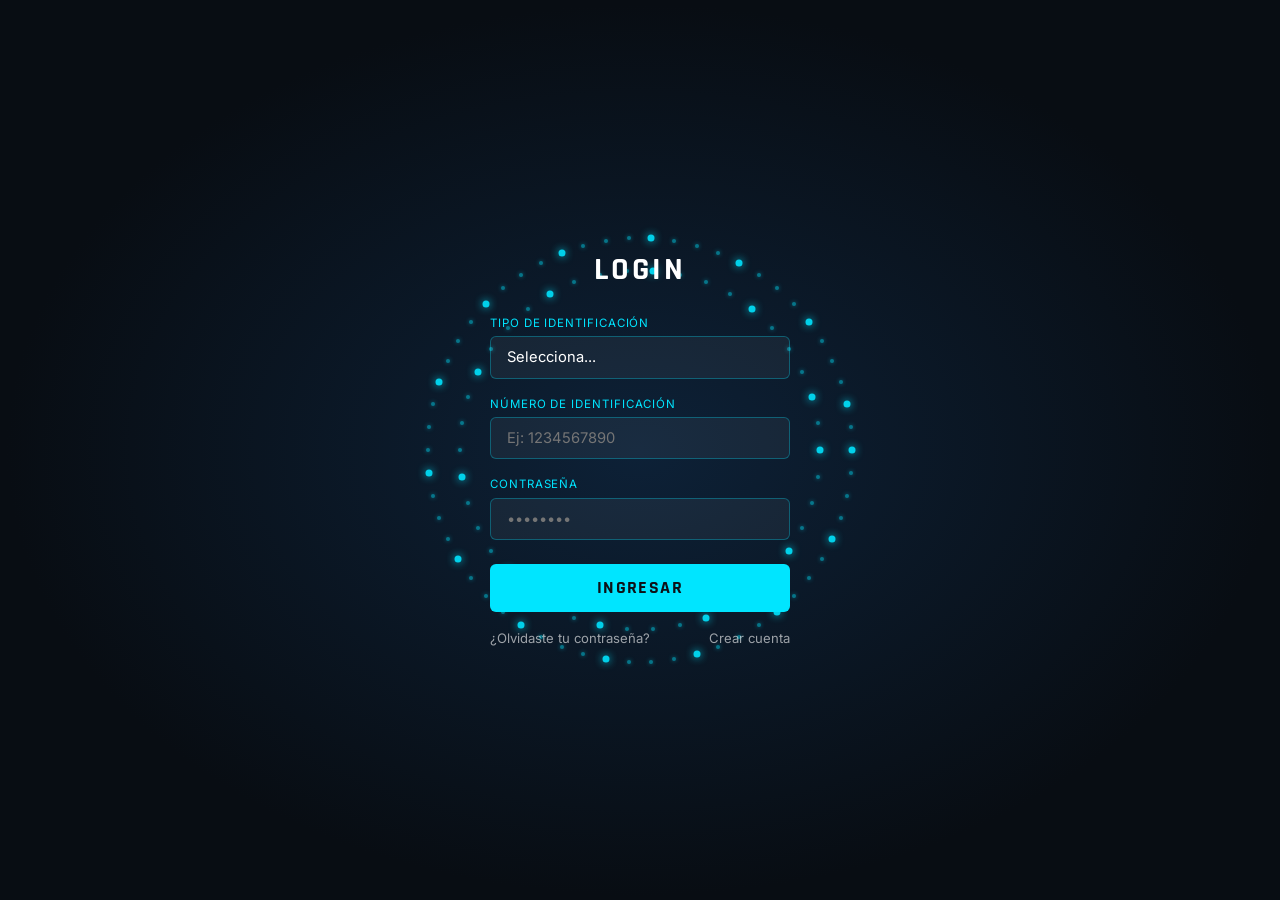
<file: index.html>
<!DOCTYPE html>
<html lang="es">
<head>
  <meta charset="UTF-8" />
  <meta name="viewport" content="width=device-width, initial-scale=1.0" />
  <title>Banco Acme — Iniciar Sesión</title>
  <link rel="stylesheet" href="CSS/styles.css" />
  <link rel="icon" href="/IMG/5531960.png" />
  <style>
    .login-circulo__punto {
      position: absolute;
      border-radius: 50%;
      background: var(--color-cyan);
      top: 50%; left: 50%;
      transform: translate(-50%, -50%);
    }
    .login-circulo__ring {
      position: absolute;
      inset: 0;
      animation: rotar 12s linear infinite;
    }
    .login-circulo__ring--outer {
      animation-duration: 20s;
      animation-direction: reverse;
    }
    @keyframes rotar {
      from { transform: rotate(0deg); }
      to   { transform: rotate(360deg); }
    }
  </style>
</head>
<body>

<main class="pagina-auth">
  <div class="login-circulo">

    <div class="login-circulo__ring" id="ringInterior"></div>
    <div class="login-circulo__ring login-circulo__ring--outer" id="ringExterior"></div>

    <div class="login-box">
      <h2>Login</h2>

      <acme-alert id="alertaLogin"></acme-alert>

      <form id="formLogin" novalidate>

        <div class="login-input-wrap">
          <label for="tipoId">Tipo de identificación</label>
          <select id="tipoId" class="form-input" required>
            <option value="">Selecciona...</option>
            <option value="CC">Cédula de Ciudadanía (CC)</option>
            <option value="CE">Cédula de Extranjería (CE)</option>
            <option value="TI">Tarjeta de Identidad (TI)</option>
            <option value="PA">Pasaporte (PA)</option>
          </select>
          <acme-campo-error id="errorTipoId"></acme-campo-error>
        </div>

        <div class="login-input-wrap">
          <label for="numeroId">Número de identificación</label>
          <input type="text" id="numeroId" class="form-input"
            placeholder="Ej: 1234567890" maxlength="20" required />
          <acme-campo-error id="errorNumeroId"></acme-campo-error>
        </div>

        <div class="login-input-wrap">
          <label for="password">Contraseña</label>
          <input type="password" id="password" class="form-input"
            placeholder="••••••••" required />
          <acme-campo-error id="errorPassword"></acme-campo-error>
        </div>

        <button type="submit" class="login-btn">Ingresar</button>
      </form>

      <div class="login-links">
        <a href="html/recuperar.html">¿Olvidaste tu contraseña?</a>
        <a href="html/registro.html">Crear cuenta</a>
      </div>
    </div>

  </div>
</main>

<script src="JS/storage.js"></script>
<script src="JS/utils.js"></script>
<script src="JS/components.js"></script>

<script>
  // ── Generar puntos del círculo ────────────────────────────
  // Usamos trigonometría: x = r*cos(a), y = r*sin(a)
  function generarPuntos(id, cantidad, radio) {
    const container = document.getElementById(id);
    const cx = 220, cy = 220; // centro del div de 440x440
    for (let i = 0; i < cantidad; i++) {
      const angulo = (i / cantidad) * 2 * Math.PI;
      const x = cx + radio * Math.cos(angulo);
      const y = cy + radio * Math.sin(angulo);
      const grande = i % 4 === 0;
      const punto = document.createElement("div");
      punto.className = "login-circulo__punto";
      punto.style.cssText = `
        left:${x}px; top:${y}px;
        width:${grande ? 7 : 4}px; height:${grande ? 7 : 4}px;
        opacity:${grande ? 0.9 : 0.45};
        box-shadow:0 0 ${grande ? 8 : 4}px var(--color-cyan);
      `;
      container.appendChild(punto);
    }
  }
  generarPuntos("ringInterior", 42, 180);
  generarPuntos("ringExterior", 58, 212);

  // ── Lógica del Login ──────────────────────────────────────
  if (obtenerSesionActiva()) redirigirA("dashboard.html");

  const form        = document.getElementById("formLogin");
  const inpTipoId   = document.getElementById("tipoId");
  const inpNumeroId = document.getElementById("numeroId");
  const inpPassword = document.getElementById("password");
  const alerta      = document.getElementById("alertaLogin");
  const errTipo     = document.getElementById("errorTipoId");
  const errNumero   = document.getElementById("errorNumeroId");
  const errPassword = document.getElementById("errorPassword");

  function validarFormulario() {
    let esValido = true;
    [errTipo, errNumero, errPassword].forEach(e => e.ocultar());
    [inpTipoId, inpNumeroId, inpPassword].forEach(i => i.classList.remove("form-input--error"));

    if (esCampoVacio(inpTipoId.value)) {
      errTipo.mostrar("Selecciona el tipo de identificación");
      inpTipoId.classList.add("form-input--error");
      esValido = false;
    }
    if (esCampoVacio(inpNumeroId.value)) {
      errNumero.mostrar("Ingresa tu número de identificación");
      inpNumeroId.classList.add("form-input--error");
      esValido = false;
    } else if (!esSoloNumeros(inpNumeroId.value)) {
      errNumero.mostrar("Solo se permiten números");
      inpNumeroId.classList.add("form-input--error");
      esValido = false;
    }
    if (esCampoVacio(inpPassword.value)) {
      errPassword.mostrar("Ingresa tu contraseña");
      inpPassword.classList.add("form-input--error");
      esValido = false;
    }
    return esValido;
  }

  form.addEventListener("submit", function (evento) {
    evento.preventDefault();
    if (!validarFormulario()) return;
    const usuario = buscarUsuarioPorId(inpTipoId.value, inpNumeroId.value);
    if (!usuario || usuario.password !== inpPassword.value) {
      alerta.mostrar("No se pudo validar tu identidad. Verifica tus datos.", "error");
      return;
    }
    iniciarSesion(usuario);
    alerta.mostrar("¡Ingreso exitoso! Redirigiendo...", "success");
    setTimeout(() => redirigirA("dashboard.html"), 1000);
  });

  inpNumeroId.addEventListener("blur", function () {
    if (!esCampoVacio(this.value) && !esSoloNumeros(this.value)) {
      errNumero.mostrar("Solo se permiten números");
      this.classList.add("form-input--error");
    } else {
      errNumero.ocultar();
      this.classList.remove("form-input--error");
    }
  });
</script>

</body>
</html>
</file>
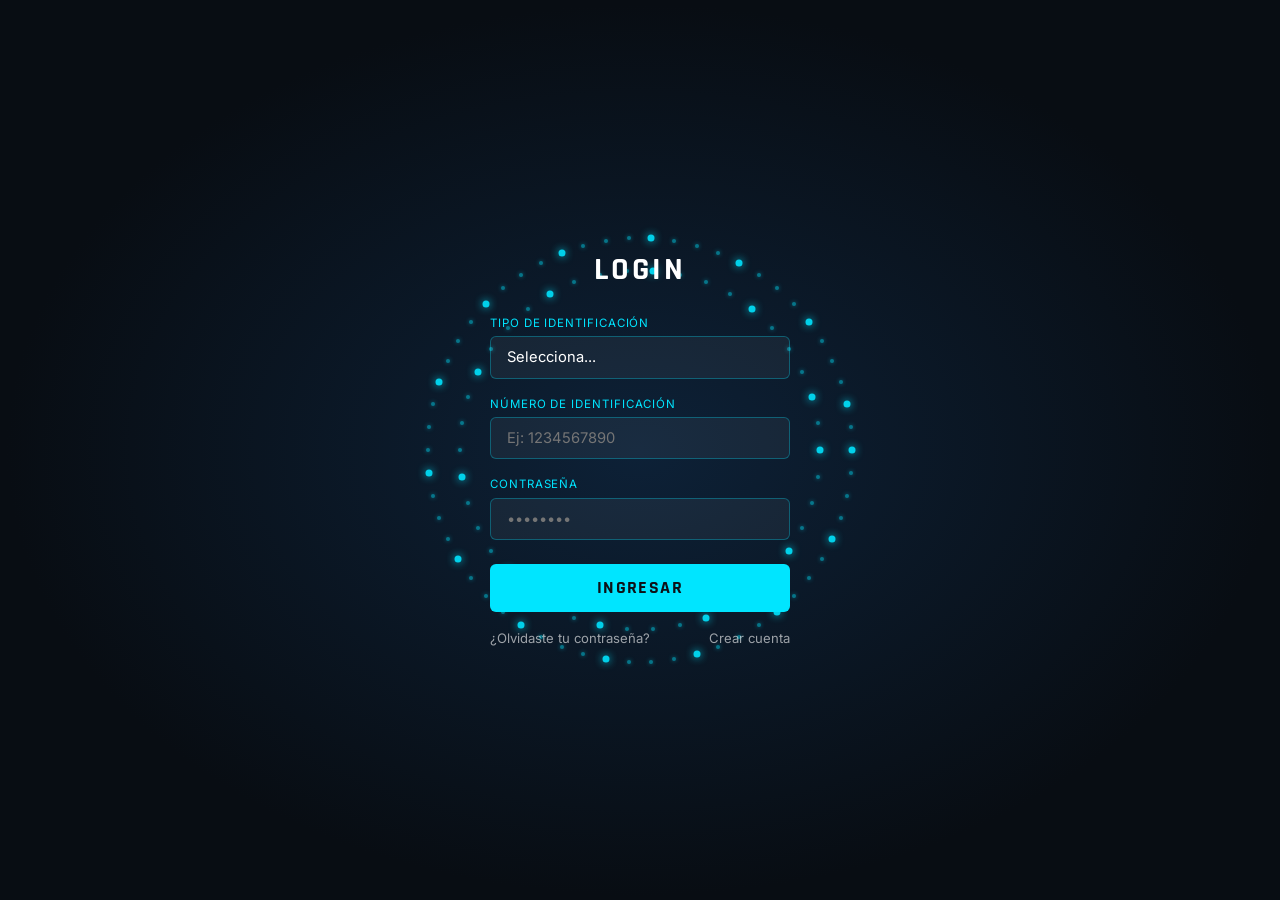
<file: html/dashboard.html>
<!DOCTYPE html>
<html lang="es">
<head>
  <meta charset="UTF-8" />
  <meta name="viewport" content="width=device-width, initial-scale=1.0" />
  <title>Banco Acme — Dashboard</title>
  <link rel="stylesheet" href="../CSS/styles.css" />
  <link rel="icon" href="/IMG/5531960.png" />
</head>
<body>

<!-- Header con Web Component (se auto-rellena con datos de sesión) -->
<acme-header></acme-header>

<div class="dashboard-layout">

  <!-- ══════════════════════════════════════════════
       SIDEBAR — menú de navegación lateral
  ═══════════════════════════════════════════════ -->
  <nav class="sidebar" role="navigation" aria-label="Menú principal">
    <button class="sidebar__item sidebar__item--activo" data-seccion="resumen">
      <span class="sidebar__icono">🏠</span>
      <span class="sidebar__texto">Inicio</span>
    </button>

    <div class="sidebar__separador"></div>

    <button class="sidebar__item" data-seccion="transacciones">
      <span class="sidebar__icono">📋</span>
      <span class="sidebar__texto">Transacciones</span>
    </button>
    <button class="sidebar__item" data-seccion="consignacion">
      <span class="sidebar__icono">💰</span>
      <span class="sidebar__texto">Consignación</span>
    </button>
    <button class="sidebar__item" data-seccion="transferencia">
      <span class="sidebar__icono">💸</span>
      <span class="sidebar__texto">Transferencia</span>
    </button>
    <button class="sidebar__item" data-seccion="retiro">
      <span class="sidebar__icono">🏧</span>
      <span class="sidebar__texto">Retiro</span>
    </button>
    <button class="sidebar__item" data-seccion="servicios">
      <span class="sidebar__icono">🔌</span>
      <span class="sidebar__texto">Servicios</span>
    </button>
    <button class="sidebar__item" data-seccion="certificado">
      <span class="sidebar__icono">📜</span>
      <span class="sidebar__texto">Certificado</span>
    </button>

    <div class="sidebar__separador"></div>

    <button class="sidebar__item sidebar__item--peligro" id="btnCerrarSesion">
      <span class="sidebar__icono">🚪</span>
      <span class="sidebar__texto">Cerrar sesión</span>
    </button>
  </nav>

  <!-- ══════════════════════════════════════════════
       ÁREA PRINCIPAL — contenido dinámico
  ═══════════════════════════════════════════════ -->
  <main class="dashboard-main">

    <!-- ── Sección: Inicio / Resumen de cuenta ── -->
    <section id="seccion-resumen" class="seccion seccion--activa">
      <h2>Mi cuenta</h2>
      <p class="text-muted mt-sm">Bienvenido al panel de gestión de tu cuenta bancaria.</p>

      <!-- Tarjetas resumen -->
      <div class="resumen-grid mt-lg">
        <div class="card card--primario">
          <div class="card__titulo">Número de cuenta</div>
          <div class="card__valor" id="resNumeroCuenta" style="font-size:1.2rem; letter-spacing:.05em;">—</div>
        </div>
        <div class="card card--primario">
          <div class="card__titulo">Saldo disponible</div>
          <div class="card__valor" id="resSaldo">—</div>
        </div>
        <div class="card" style="border: 2px solid var(--color-borde);">
          <div class="card__titulo" style="color: var(--color-texto-suave);">Fecha de creación</div>
          <div class="card__valor" style="color: var(--color-primario); font-size:1.3rem;" id="resFechaCreacion">—</div>
        </div>
      </div>

      <!-- Datos del titular -->
      <div class="card mt-lg">
        <h3>Datos del titular</h3>
        <div style="display:grid; grid-template-columns: repeat(auto-fit, minmax(200px, 1fr)); gap: 1rem; margin-top:1rem;">
          <div>
            <div class="text-muted" style="font-size:.8rem; text-transform:uppercase; letter-spacing:.05em;">Nombre completo</div>
            <div id="resTitular" style="font-weight:700; margin-top:.25rem;">—</div>
          </div>
          <div>
            <div class="text-muted" style="font-size:.8rem; text-transform:uppercase; letter-spacing:.05em;">Identificación</div>
            <div id="resIdentificacion" style="font-weight:700; margin-top:.25rem;">—</div>
          </div>
          <div>
            <div class="text-muted" style="font-size:.8rem; text-transform:uppercase; letter-spacing:.05em;">Correo</div>
            <div id="resCorreo" style="font-weight:700; margin-top:.25rem;">—</div>
          </div>
          <div>
            <div class="text-muted" style="font-size:.8rem; text-transform:uppercase; letter-spacing:.05em;">Teléfono</div>
            <div id="resTelefono" style="font-weight:700; margin-top:.25rem;">—</div>
          </div>
        </div>
      </div>
    </section>

    <!-- ── Sección: Resumen de transacciones ── -->
    <section id="seccion-transacciones" class="seccion">
      <div style="display:flex; justify-content:space-between; align-items:center; flex-wrap:wrap; gap:1rem; margin-bottom:1.5rem;">
        <div>
          <h2>Resumen de transacciones</h2>
          <p class="text-muted mt-sm">Últimas 10 transacciones de tu cuenta.</p>
        </div>
        <button class="btn btn--outline no-print" onclick="imprimirElemento('tablaTransacciones', 'Transacciones — Banco Acme')">
          🖨️ Imprimir
        </button>
      </div>

      <div class="card tabla-container" id="tablaTransacciones">
        <table class="tabla" id="tblTransacciones">
          <thead>
            <tr>
              <th>Fecha</th>
              <th>Referencia</th>
              <th>Tipo</th>
              <th>Concepto</th>
              <th>Valor</th>
            </tr>
          </thead>
          <tbody id="cuerpoTablaTransacciones">
            <!-- Se llena con JS -->
          </tbody>
        </table>
        <div id="sinTransacciones" class="hidden" style="text-align:center; padding:2rem; color: var(--color-texto-suave);">
          <div style="font-size:3rem; margin-bottom:1rem;">📭</div>
          <p>Aún no tienes transacciones registradas.</p>
        </div>
      </div>
    </section>

    <!-- ── Sección: Consignación electrónica ── -->
    <section id="seccion-consignacion" class="seccion">
      <h2>Consignación electrónica</h2>
      <p class="text-muted mt-sm">Deposita dinero en tu cuenta de forma rápida.</p>

      <div class="card mt-lg" style="max-width:540px;">
        <!-- Info del usuario (solo lectura) -->
        <div style="background: var(--color-fondo); border-radius: var(--radio-md); padding:1rem; margin-bottom:1.5rem;">
          <div style="font-size:.8rem; color: var(--color-texto-suave); text-transform:uppercase; letter-spacing:.05em;">Cuenta destino</div>
          <div id="consNumeroCuenta" style="font-size:1.1rem; font-weight:700; color: var(--color-primario); margin-top:.25rem;">—</div>
          <div id="consNombreUsuario" style="color: var(--color-texto-suave); font-size:.9rem; margin-top:.1rem;">—</div>
        </div>

        <acme-alert id="alertaConsignacion"></acme-alert>

        <form id="formConsignacion" novalidate>
          <div class="form-grupo">
            <label for="montoConsignacion">Monto a consignar (COP)</label>
            <input type="number" id="montoConsignacion" class="form-input"
              placeholder="Ej: 500000" min="1000" step="1000" required />
            <acme-campo-error id="errMontoConsignacion"></acme-campo-error>
          </div>
          <button type="submit" class="btn btn--primario btn--lg btn--full">
            💰 Realizar consignación
          </button>
        </form>
      </div>

      <!-- Recibo de consignación (oculto hasta que se realice) -->
      <div id="reciboConsignacion" class="hidden mt-lg">
        <h3>Comprobante de transacción</h3>
        <div id="contenidoReciboConsignacion" class="recibo mt-md"></div>
        <div style="display:flex; gap:1rem; margin-top:1rem; flex-wrap:wrap;">
          <button class="btn btn--outline no-print" onclick="imprimirElemento('contenidoReciboConsignacion', 'Comprobante Consignación')">
            🖨️ Imprimir comprobante
          </button>
          <button class="btn btn--ghost no-print" onclick="nuevaOperacion('consignacion')">
            ✚ Nueva consignación
          </button>
        </div>
      </div>
    </section>

    <!-- ── Sección: Transferencia entre cuentas ── -->
    <section id="seccion-transferencia" class="seccion">
      <h2>Transferencia a otras cuentas</h2>
      <p class="text-muted mt-sm">Transfiere dinero a otras cuentas registradas en el sistema.</p>

      <div class="card mt-lg" style="max-width:540px;">
        <div style="background: var(--color-fondo); border-radius: var(--radio-md); padding:1rem; margin-bottom:1.5rem;">
          <div style="font-size:.8rem; color: var(--color-texto-suave); text-transform:uppercase; letter-spacing:.05em;">Cuenta origen</div>
          <div id="transNumeroCuenta" style="font-size:1.1rem; font-weight:700; color: var(--color-primario); margin-top:.25rem;">—</div>
          <div id="transNombreUsuario" style="color: var(--color-texto-suave); font-size:.9rem; margin-top:.1rem;">—</div>
          <div style="margin-top:.5rem; font-size:.85rem;">
            Saldo disponible: <strong id="transSaldoDisponible" style="color: var(--color-exito);">—</strong>
          </div>
        </div>

        <acme-alert id="alertaTransferencia"></acme-alert>

        <form id="formTransferencia" novalidate>
          <div class="form-grupo">
            <label for="cuentaDestino">Número de cuenta destino</label>
            <select id="cuentaDestino" class="form-input" required>
              <option value="">Selecciona una cuenta...</option>
              <!-- Se llena con JS -->
            </select>
            <acme-campo-error id="errCuentaDestino"></acme-campo-error>
          </div>
          
          <!-- Info del destinatario -->
          <div id="infoDestinatario" class="hidden" style="background: var(--color-fondo); border-radius: var(--radio-md); padding:1rem; margin-bottom:1rem;">
            <div style="font-size:.8rem; color: var(--color-texto-suave); text-transform:uppercase; letter-spacing:.05em;">Transferir a</div>
            <div id="nombreDestinatario" style="font-weight:700; color: var(--color-primario); margin-top:.25rem;">—</div>
            <div id="idDestinatario" style="color: var(--color-texto-suave); font-size:.85rem;">—</div>
          </div>

          <div class="form-grupo">
            <label for="montoTransferencia">Monto a transferir (COP)</label>
            <input type="number" id="montoTransferencia" class="form-input"
              placeholder="Ej: 100000" min="1000" step="1000" required />
            <acme-campo-error id="errMontoTransferencia"></acme-campo-error>
          </div>
          <button type="submit" class="btn btn--primario btn--lg btn--full">
            💸 Realizar transferencia
          </button>
        </form>
      </div>

      <div id="reciboTransferencia" class="hidden mt-lg">
        <h3>Comprobante de transferencia</h3>
        <div id="contenidoReciboTransferencia" class="recibo mt-md"></div>
        <div style="display:flex; gap:1rem; margin-top:1rem; flex-wrap:wrap;">
          <button class="btn btn--outline no-print" onclick="imprimirElemento('contenidoReciboTransferencia', 'Comprobante Transferencia')">
            🖨️ Imprimir comprobante
          </button>
          <button class="btn btn--ghost no-print" onclick="nuevaOperacion('transferencia')">
            ✚ Nueva transferencia
          </button>
        </div>
      </div>
    </section>

    <!-- ── Sección: Retiro de dinero ── -->
    <section id="seccion-retiro" class="seccion">
      <h2>Retiro de dinero</h2>
      <p class="text-muted mt-sm">Retira dinero de tu cuenta.</p>

      <div class="card mt-lg" style="max-width:540px;">
        <div style="background: var(--color-fondo); border-radius: var(--radio-md); padding:1rem; margin-bottom:1.5rem;">
          <div style="font-size:.8rem; color: var(--color-texto-suave); text-transform:uppercase; letter-spacing:.05em;">Cuenta origen</div>
          <div id="retNumeroCuenta" style="font-size:1.1rem; font-weight:700; color: var(--color-primario); margin-top:.25rem;">—</div>
          <div id="retNombreUsuario" style="color: var(--color-texto-suave); font-size:.9rem; margin-top:.1rem;">—</div>
          <div style="margin-top:.5rem; font-size:.85rem;">
            Saldo disponible: <strong id="retSaldoDisponible" style="color: var(--color-exito);">—</strong>
          </div>
        </div>

        <acme-alert id="alertaRetiro"></acme-alert>

        <form id="formRetiro" novalidate>
          <div class="form-grupo">
            <label for="montoRetiro">Monto a retirar (COP)</label>
            <input type="number" id="montoRetiro" class="form-input"
              placeholder="Ej: 200000" min="1000" step="1000" required />
            <acme-campo-error id="errMontoRetiro"></acme-campo-error>
          </div>
          <button type="submit" class="btn btn--primario btn--lg btn--full">
            💸 Realizar retiro
          </button>
        </form>
      </div>

      <div id="reciboRetiro" class="hidden mt-lg">
        <h3>Comprobante de transacción</h3>
        <div id="contenidoReciboRetiro" class="recibo mt-md"></div>
        <div style="display:flex; gap:1rem; margin-top:1rem; flex-wrap:wrap;">
          <button class="btn btn--outline no-print" onclick="imprimirElemento('contenidoReciboRetiro', 'Comprobante Retiro')">
            🖨️ Imprimir comprobante
          </button>
          <button class="btn btn--ghost no-print" onclick="nuevaOperacion('retiro')">
            ✚ Nuevo retiro
          </button>
        </div>
      </div>
    </section>

    <!-- ── Sección: Pago de servicios ── -->
    <section id="seccion-servicios" class="seccion">
      <h2>Pago de servicios públicos</h2>
      <p class="text-muted mt-sm">Paga tus servicios de forma rápida y segura.</p>

      <div class="card mt-lg" style="max-width:540px;">
        <div style="background: var(--color-fondo); border-radius: var(--radio-md); padding:1rem; margin-bottom:1.5rem;">
          <div style="font-size:.8rem; color: var(--color-texto-suave); text-transform:uppercase; letter-spacing:.05em;">Cuenta origen</div>
          <div id="servNumeroCuenta" style="font-size:1.1rem; font-weight:700; color: var(--color-primario); margin-top:.25rem;">—</div>
          <div id="servNombreUsuario" style="color: var(--color-texto-suave); font-size:.9rem; margin-top:.1rem;">—</div>
          <div style="margin-top:.5rem; font-size:.85rem;">
            Saldo disponible: <strong id="servSaldoDisponible" style="color: var(--color-exito);">—</strong>
          </div>
        </div>

        <acme-alert id="alertaServicios"></acme-alert>

        <form id="formServicios" novalidate>
          <div class="form-grupo">
            <label for="tipoServicio">Servicio a pagar</label>
            <select id="tipoServicio" class="form-input" required>
              <option value="">Selecciona el servicio...</option>
              <option value="Energía">⚡ Energía</option>
              <option value="Agua">💧 Agua</option>
              <option value="Gas natural">🔥 Gas natural</option>
              <option value="Internet">🌐 Internet</option>
            </select>
            <acme-campo-error id="errTipoServicio"></acme-campo-error>
          </div>
          <div class="form-grupo">
            <label for="referenciaServicio">Número de referencia del servicio</label>
            <input type="text" id="referenciaServicio" class="form-input"
              placeholder="Ej: 9876543210" maxlength="20" required />
            <acme-campo-error id="errReferenciaServicio"></acme-campo-error>
          </div>
          <div class="form-grupo">
            <label for="montoServicio">Valor a pagar (COP)</label>
            <input type="number" id="montoServicio" class="form-input"
              placeholder="Ej: 150000" min="1000" step="1000" required />
            <acme-campo-error id="errMontoServicio"></acme-campo-error>
          </div>
          <button type="submit" class="btn btn--primario btn--lg btn--full">
            🔌 Realizar pago
          </button>
        </form>
      </div>

      <div id="reciboServicios" class="hidden mt-lg">
        <h3>Comprobante de pago</h3>
        <div id="contenidoReciboServicios" class="recibo mt-md"></div>
        <div style="display:flex; gap:1rem; margin-top:1rem; flex-wrap:wrap;">
          <button class="btn btn--outline no-print" onclick="imprimirElemento('contenidoReciboServicios', 'Comprobante Pago Servicio')">
            🖨️ Imprimir comprobante
          </button>
          <button class="btn btn--ghost no-print" onclick="nuevaOperacion('servicios')">
            ✚ Nuevo pago
          </button>
        </div>
      </div>
    </section>

    <!-- ── Sección: Certificado bancario ── -->
    <section id="seccion-certificado" class="seccion">
      <div style="display:flex; justify-content:space-between; align-items:center; flex-wrap:wrap; gap:1rem; margin-bottom:1.5rem;">
        <div>
          <h2>Certificado bancario</h2>
          <p class="text-muted mt-sm">Certificado oficial de cuenta activa.</p>
        </div>
        <button class="btn btn--acento no-print" onclick="imprimirElemento('certificadoBancario', 'Certificado Bancario — Banco Acme')">
          🖨️ Imprimir certificado
        </button>
      </div>

      <!-- El certificado se genera dinámicamente -->
      <div id="certificadoBancario" class="certificado">
        <!-- Contenido insertado por JS -->
      </div>
    </section>

  </main><!-- .dashboard-main -->
</div><!-- .dashboard-layout -->

<script src="../JS/storage.js"></script>
<script src="../JS/utils.js"></script>
<script src="../JS/components.js"></script>

<script>
  // ══════════════════════════════════════════════════════════
  //  INICIALIZACIÓN
  //  protegerPagina() verifica la sesión; si no hay sesión
  //  redirige al login y el código no sigue ejecutándose.
  // ══════════════════════════════════════════════════════════
  const usuario = protegerPagina();

  // Cargar datos del usuario en todas las secciones
  cargarDatosUsuario();

  // ══════════════════════════════════════════════════════════
  //  NAVEGACIÓN DEL SIDEBAR
  // ══════════════════════════════════════════════════════════

  // querySelectorAll devuelve TODOS los elementos que coinciden con el selector
  // (a diferencia de querySelector que devuelve solo el primero)
  const itemsMenu = document.querySelectorAll(".sidebar__item[data-seccion]");

  itemsMenu.forEach(function (item) {
    // Para cada botón del menú, escuchamos el click
    item.addEventListener("click", function () {
      const nombreSeccion = this.dataset.seccion;
      // this.dataset.seccion lee el atributo data-seccion del elemento

      // Quitar clase activa de todos los items
      itemsMenu.forEach(i => i.classList.remove("sidebar__item--activo"));
      // Agregar clase activa al clickeado
      this.classList.add("sidebar__item--activo");

      // Ocultar todas las secciones
      document.querySelectorAll(".seccion").forEach(s => s.classList.remove("seccion--activa"));
      // Mostrar la sección seleccionada
      document.getElementById(`seccion-${nombreSeccion}`).classList.add("seccion--activa");

      // Acciones específicas al entrar a ciertas secciones
      if (nombreSeccion === "transacciones") cargarTablaTransacciones();
      if (nombreSeccion === "certificado") generarCertificado();
      if (nombreSeccion === "transferencia") cargarCuentasDisponibles();
    });
  });

  // Botón de cerrar sesión
  document.getElementById("btnCerrarSesion").addEventListener("click", function () {
    if (confirm("¿Estás seguro de que deseas cerrar sesión?")) {
      cerrarSesionYRedirigir();
    }
  });

  // ══════════════════════════════════════════════════════════
  //  CARGAR DATOS DEL USUARIO EN EL DOM
  // ══════════════════════════════════════════════════════════
  function cargarDatosUsuario() {
    // Obtenemos datos FRESCOS desde localStorage (por si el saldo cambió)
    const u = obtenerSesionActiva();
    if (!u) return;

    const nombreCompleto = `${u.nombres} ${u.apellidos}`;

    // Sección resumen
    document.getElementById("resNumeroCuenta").textContent   = u.numeroCuenta;
    document.getElementById("resSaldo").textContent          = formatearMoneda(u.saldo);
    document.getElementById("resFechaCreacion").textContent  = formatearFecha(u.fechaCreacion);
    document.getElementById("resTitular").textContent        = nombreCompleto;
    document.getElementById("resIdentificacion").textContent = `${u.tipoId} ${u.numeroId}`;
    document.getElementById("resCorreo").textContent         = u.correo;
    document.getElementById("resTelefono").textContent       = u.telefono;

    // Consignación
    document.getElementById("consNumeroCuenta").textContent = u.numeroCuenta;
    document.getElementById("consNombreUsuario").textContent = nombreCompleto;

    // Retiro
    document.getElementById("retNumeroCuenta").textContent  = u.numeroCuenta;
    document.getElementById("retNombreUsuario").textContent = nombreCompleto;
    document.getElementById("retSaldoDisponible").textContent = formatearMoneda(u.saldo);

    // Servicios
    document.getElementById("servNumeroCuenta").textContent  = u.numeroCuenta;
    document.getElementById("servNombreUsuario").textContent = nombreCompleto;
    document.getElementById("servSaldoDisponible").textContent = formatearMoneda(u.saldo);

    // Transferencia
    document.getElementById("transNumeroCuenta").textContent  = u.numeroCuenta;
    document.getElementById("transNombreUsuario").textContent = nombreCompleto;
    document.getElementById("transSaldoDisponible").textContent = formatearMoneda(u.saldo);
  }

  // ══════════════════════════════════════════════════════════
  //  TABLA DE TRANSACCIONES
  // ══════════════════════════════════════════════════════════
  function cargarTablaTransacciones() {
    const u = obtenerSesionActiva();
    const transacciones = obtenerTransaccionesPorCuenta(u.numeroCuenta);

    const cuerpo = document.getElementById("cuerpoTablaTransacciones");
    const sinTx  = document.getElementById("sinTransacciones");
    const tabla  = document.getElementById("tblTransacciones");

    // Mostrar las últimas 10 (slice(-10) toma los últimos 10 elementos)
    // .reverse() invierte el array para mostrar el más reciente primero
    const ultimas10 = transacciones.slice(-10).reverse();

    if (ultimas10.length === 0) {
      tabla.classList.add("hidden");
      sinTx.classList.remove("hidden");
      return;
    }

    tabla.classList.remove("hidden");
    sinTx.classList.add("hidden");

    // Construimos las filas de la tabla con template literals
    cuerpo.innerHTML = ultimas10.map(function (tx) {
      // Determinamos el badge según el tipo
      let badgeClass = "badge--consignacion";
      if (tx.tipo === "Retiro") badgeClass = "badge--retiro";
      if (tx.tipo === "Pago de servicio") badgeClass = "badge--pago";
      if (tx.tipo === "Transferencia enviada") badgeClass = "badge--retiro";
      if (tx.tipo === "Transferencia recibida") badgeClass = "badge--consignacion";

      return `
        <tr>
          <td>${formatearFecha(tx.fecha)}</td>
          <td><code style="font-size:.8rem; color: var(--color-texto-suave);">${tx.referencia}</code></td>
          <td><span class="badge ${badgeClass}">${tx.tipo}</span></td>
          <td>${tx.concepto}</td>
          <td style="font-weight:700; color: ${tx.tipo === 'Consignación' ? 'var(--color-exito)' : 'var(--color-error)'}">
            ${tx.tipo === 'Consignación' ? '+' : '-'}${formatearMoneda(tx.valor)}
          </td>
        </tr>
      `;
    }).join(""); // .join("") une el array de strings en un solo string
  }

  // ══════════════════════════════════════════════════════════
  //  CONSIGNACIÓN
  // ══════════════════════════════════════════════════════════
  document.getElementById("formConsignacion").addEventListener("submit", function (e) {
    e.preventDefault();

    const monto = parseFloat(document.getElementById("montoConsignacion").value);
    const errMonto = document.getElementById("errMontoConsignacion");
    const alerta = document.getElementById("alertaConsignacion");

    errMonto.ocultar();

    // parseFloat convierte string a número decimal
    if (!monto || monto < 1000) {
      errMonto.mostrar("El monto mínimo es $1.000");
      return;
    }

    const u = obtenerSesionActiva();

    // Registrar la transacción (storage.js se encarga de actualizar el saldo)
    const tx = registrarTransaccion({
      numeroCuenta: u.numeroCuenta,
      tipo: "Consignación",
      concepto: "Consignación por canal electrónico",
      valor: monto,
    });

    // Mostrar recibo
    document.getElementById("contenidoReciboConsignacion").innerHTML = generarHTMLRecibo(tx, u);
    document.getElementById("reciboConsignacion").classList.remove("hidden");
    document.getElementById("formConsignacion").classList.add("hidden");

    // Actualizar saldo en pantalla
    cargarDatosUsuario();
    alerta.mostrar("¡Consignación realizada exitosamente!", "success");
  });

  // ══════════════════════════════════════════════════════════
  //  TRANSFERENCIA ENTRE CUENTAS
  // ══════════════════════════════════════════════════════════
  function cargarCuentasDisponibles() {
    const u = obtenerSesionActiva();
    const usuarios = obtenerUsuarios();
    const select = document.getElementById("cuentaDestino");
    
    // Filtrar usuarios (excluir cuenta propia)
    const otrasCuentas = usuarios.filter(usr => usr.numeroCuenta !== u.numeroCuenta);
    
    // Limpiar y llenar el select
    select.innerHTML = '<option value="">Selecciona una cuenta...</option>';
    otrasCuentas.forEach(usr => {
      const option = document.createElement("option");
      option.value = usr.numeroCuenta;
      option.textContent = `${usr.numeroCuenta} - ${usr.nombres} ${usr.apellidos}`;
      option.dataset.nombre = `${usr.nombres} ${usr.apellidos}`;
      option.dataset.id = `${usr.tipoId} ${usr.numeroId}`;
      select.appendChild(option);
    });
  }

  // Mostrar información del destinatario al seleccionar cuenta
  document.getElementById("cuentaDestino").addEventListener("change", function() {
    const infoDiv = document.getElementById("infoDestinatario");
    const selectedOption = this.options[this.selectedIndex];
    
    if (this.value) {
      document.getElementById("nombreDestinatario").textContent = selectedOption.dataset.nombre;
      document.getElementById("idDestinatario").textContent = selectedOption.dataset.id;
      infoDiv.classList.remove("hidden");
    } else {
      infoDiv.classList.add("hidden");
    }
  });

  document.getElementById("formTransferencia").addEventListener("submit", function (e) {
    e.preventDefault();

    const cuentaDestino = document.getElementById("cuentaDestino").value;
    const monto = parseFloat(document.getElementById("montoTransferencia").value);
    const errCuenta = document.getElementById("errCuentaDestino");
    const errMonto = document.getElementById("errMontoTransferencia");
    const alerta = document.getElementById("alertaTransferencia");

    // Limpiar errores
    errCuenta.ocultar();
    errMonto.ocultar();

    let esValido = true;

    if (!cuentaDestino) {
      errCuenta.mostrar("Selecciona la cuenta destino");
      esValido = false;
    }

    if (!monto || monto < 1000) {
      errMonto.mostrar("El monto mínimo es $1.000");
      esValido = false;
    }

    if (!esValido) return;

    const u = obtenerSesionActiva();

    // Verificar saldo suficiente
    if (monto > u.saldo) {
      errMonto.mostrar(`Saldo insuficiente. Disponible: ${formatearMoneda(u.saldo)}`);
      alerta.mostrar("No tienes saldo suficiente para esta transferencia.", "error");
      return;
    }

    // Realizar transferencia
    const resultado = realizarTransferencia(u.numeroCuenta, cuentaDestino, monto);
    
    if (!resultado) {
      alerta.mostrar("Error al realizar la transferencia. Verifica los datos.", "error");
      return;
    }

    // Mostrar recibo
    const destinatario = resultado.usuarioDestino;
    document.getElementById("contenidoReciboTransferencia").innerHTML = `
      <div class="recibo__titulo">
        <strong>🏦 Banco Acme — Comprobante de Transferencia</strong>
      </div>
      <div class="recibo__fila">
        <span class="recibo__label">Fecha</span>
        <span class="recibo__valor">${formatearFecha(resultado.txOrigen.fecha)} ${resultado.txOrigen.hora}</span>
      </div>
      <div class="recibo__fila">
        <span class="recibo__label">Referencia</span>
        <span class="recibo__valor" style="font-family:monospace;">${resultado.txOrigen.referencia}</span>
      </div>
      <div class="recibo__fila">
        <span class="recibo__label">Tipo</span>
        <span class="recibo__valor">Transferencia</span>
      </div>
      <div class="recibo__fila">
        <span class="recibo__label">Cuenta origen</span>
        <span class="recibo__valor">${u.numeroCuenta}</span>
      </div>
      <div class="recibo__fila">
        <span class="recibo__label">Cuenta destino</span>
        <span class="recibo__valor">${cuentaDestino}</span>
      </div>
      <div class="recibo__fila">
        <span class="recibo__label">Beneficiario</span>
        <span class="recibo__valor">${destinatario.nombres} ${destinatario.apellidos}</span>
      </div>
      <div class="recibo__fila">
        <span class="recibo__label">Valor</span>
        <span class="recibo__valor" style="font-size:1.15rem; color: var(--color-primario);">
          ${formatearMoneda(monto)}
        </span>
      </div>
      <div class="recibo__fila">
        <span class="recibo__label">Saldo actual</span>
        <span class="recibo__valor" style="color: var(--color-exito);">${formatearMoneda(obtenerSesionActiva().saldo)}</span>
      </div>
    `;

    document.getElementById("reciboTransferencia").classList.remove("hidden");
    document.getElementById("formTransferencia").classList.add("hidden");

    cargarDatosUsuario();
    alerta.mostrar("¡Transferencia realizada exitosamente!", "success");
  });

  // ══════════════════════════════════════════════════════════
  //  RETIRO
  // ══════════════════════════════════════════════════════════
  document.getElementById("formRetiro").addEventListener("submit", function (e) {
    e.preventDefault();

    const monto = parseFloat(document.getElementById("montoRetiro").value);
    const errMonto = document.getElementById("errMontoRetiro");
    const alerta = document.getElementById("alertaRetiro");

    errMonto.ocultar();

    const u = obtenerSesionActiva();

    if (!monto || monto < 1000) {
      errMonto.mostrar("El monto mínimo es $1.000");
      return;
    }

    // Verificar que hay saldo suficiente
    if (monto > u.saldo) {
      errMonto.mostrar(`Saldo insuficiente. Disponible: ${formatearMoneda(u.saldo)}`);
      alerta.mostrar("No tienes saldo suficiente para este retiro.", "error");
      return;
    }

    const tx = registrarTransaccion({
      numeroCuenta: u.numeroCuenta,
      tipo: "Retiro",
      concepto: "Retiro de dinero",
      valor: monto,
    });

    document.getElementById("contenidoReciboRetiro").innerHTML = generarHTMLRecibo(tx, u);
    document.getElementById("reciboRetiro").classList.remove("hidden");
    document.getElementById("formRetiro").classList.add("hidden");

    cargarDatosUsuario();
    alerta.mostrar("¡Retiro realizado exitosamente!", "success");
  });

  // ══════════════════════════════════════════════════════════
  //  PAGO DE SERVICIOS
  // ══════════════════════════════════════════════════════════
  document.getElementById("formServicios").addEventListener("submit", function (e) {
    e.preventDefault();

    const servicio    = document.getElementById("tipoServicio").value;
    const referencia  = document.getElementById("referenciaServicio").value;
    const monto       = parseFloat(document.getElementById("montoServicio").value);
    const alerta      = document.getElementById("alertaServicios");

    // Limpiar errores
    ["errTipoServicio","errReferenciaServicio","errMontoServicio"].forEach(id => {
      document.getElementById(id).ocultar();
    });

    let esValido = true;

    if (!servicio) {
      document.getElementById("errTipoServicio").mostrar("Selecciona el servicio a pagar");
      esValido = false;
    }
    if (esCampoVacio(referencia)) {
      document.getElementById("errReferenciaServicio").mostrar("Ingresa la referencia del servicio");
      esValido = false;
    }
    if (!monto || monto < 1000) {
      document.getElementById("errMontoServicio").mostrar("El monto mínimo es $1.000");
      esValido = false;
    }

    if (!esValido) return;

    const u = obtenerSesionActiva();

    if (monto > u.saldo) {
      document.getElementById("errMontoServicio").mostrar(`Saldo insuficiente. Disponible: ${formatearMoneda(u.saldo)}`);
      alerta.mostrar("No tienes saldo suficiente para este pago.", "error");
      return;
    }

    const tx = registrarTransaccion({
      numeroCuenta: u.numeroCuenta,
      tipo: "Pago de servicio",
      // Template literal para incluir el nombre del servicio en el concepto
      concepto: `Pago de servicio público ${servicio}`,
      valor: monto,
    });

    document.getElementById("contenidoReciboServicios").innerHTML = generarHTMLRecibo(tx, u);
    document.getElementById("reciboServicios").classList.remove("hidden");
    document.getElementById("formServicios").classList.add("hidden");

    cargarDatosUsuario();
    alerta.mostrar("¡Pago realizado exitosamente!", "success");
  });

  // ══════════════════════════════════════════════════════════
  //  CERTIFICADO BANCARIO
  // ══════════════════════════════════════════════════════════
  function generarCertificado() {
    const u = obtenerSesionActiva();
    const fechaHoy = new Date().toLocaleDateString("es-CO", {
      day: "numeric", month: "long", year: "numeric"
    });

    document.getElementById("certificadoBancario").innerHTML = `
      <div class="certificado__membrete">
        <div>
          <div style="font-size:1.6rem; font-weight:900; color: var(--color-primario); font-family:'Playfair Display',serif;">
            🏦 BANCO ACME S.A.
          </div>
          <div style="font-size:.8rem; color: var(--color-texto-suave);">NIT: 900.123.456-7 | Vigilado Superintendencia Financiera</div>
        </div>
        <div style="text-align:right;">
          <div style="font-size:.75rem; color: var(--color-texto-suave);">Fecha de expedición</div>
          <div style="font-weight:700;">${fechaHoy}</div>
        </div>
      </div>

      <div style="text-align:center; margin-bottom:2rem;">
        <h2 style="letter-spacing:.1em; text-transform:uppercase;">Certificado de Cuenta Bancaria</h2>
        <div style="width:60px; height:3px; background: var(--color-acento); margin: .5rem auto 0;"></div>
      </div>

      <div class="certificado__cuerpo">
        <p>El <strong>BANCO ACME S.A.</strong>, entidad bancaria legalmente constituida y vigilada por la 
        Superintendencia Financiera de Colombia, con domicilio principal en la ciudad de Bogotá D.C.,</p>

        <p style="margin-top:1rem;"><strong>CERTIFICA QUE:</strong></p>

        <p style="margin-top:1rem;">
          El/La señor(a) <strong>${u.nombres} ${u.apellidos}</strong>, identificado(a) con 
          <strong>${u.tipoId === 'CC' ? 'Cédula de Ciudadanía' : u.tipoId} No. ${u.numeroId}</strong>, 
          es titular de una cuenta de ahorros en esta institución bancaria, con el número de cuenta
          <strong>${u.numeroCuenta}</strong>, la cual se encuentra en estado <strong>ACTIVO</strong> 
          desde el día <strong>${formatearFecha(u.fechaCreacion)}</strong>.
        </p>

        <p style="margin-top:1rem;">
          El saldo actual de la cuenta a la fecha de expedición de este certificado es de 
          <strong>${formatearMoneda(u.saldo)}</strong> (${numeroALetras(u.saldo)} pesos colombianos).
        </p>

        <p style="margin-top:1rem;">
          Este certificado se expide a solicitud del interesado para los fines legales que considere pertinentes, 
          a los <strong>${fechaHoy}</strong>.
        </p>
      </div>

      <div style="margin-top:3rem; display:flex; justify-content:space-between; flex-wrap:wrap; gap:2rem;">
        <div class="certificado__firma">
          <div>___________________________</div>
          <div><strong>Gerente General</strong></div>
          <div style="color: var(--color-texto-suave);">Banco Acme S.A.</div>
        </div>
        <div class="certificado__firma">
          <div>___________________________</div>
          <div><strong>Jefe de Operaciones</strong></div>
          <div style="color: var(--color-texto-suave);">Banco Acme S.A.</div>
        </div>
      </div>

      <div style="margin-top:2rem; padding:1rem; background: var(--color-fondo); border-radius: var(--radio-md); font-size:.75rem; color: var(--color-texto-suave); text-align:center;">
        Este documento es válido únicamente con los sellos y firmas originales de la institución. 
        Banco Acme S.A. no se hace responsable por el uso indebido de este certificado.
      </div>
    `;
  }

  // ══════════════════════════════════════════════════════════
  //  FUNCIONES AUXILIARES DEL DASHBOARD
  // ══════════════════════════════════════════════════════════

  /** Genera el HTML del recibo de una transacción */
  function generarHTMLRecibo(tx, usuarioAntes) {
    const usuarioActual = obtenerSesionActiva(); // saldo ya actualizado
    return `
      <div class="recibo__titulo">
        <strong>🏦 Banco Acme — Comprobante de Transacción</strong>
      </div>
      <div class="recibo__fila">
        <span class="recibo__label">Fecha</span>
        <span class="recibo__valor">${formatearFecha(tx.fecha)} ${tx.hora}</span>
      </div>
      <div class="recibo__fila">
        <span class="recibo__label">Referencia</span>
        <span class="recibo__valor" style="font-family:monospace;">${tx.referencia}</span>
      </div>
      <div class="recibo__fila">
        <span class="recibo__label">Tipo</span>
        <span class="recibo__valor">${tx.tipo}</span>
      </div>
      <div class="recibo__fila">
        <span class="recibo__label">Concepto</span>
        <span class="recibo__valor">${tx.concepto}</span>
      </div>
      <div class="recibo__fila">
        <span class="recibo__label">Valor</span>
        <span class="recibo__valor" style="font-size:1.15rem; color: var(--color-primario);">
          ${formatearMoneda(tx.valor)}
        </span>
      </div>
      <div class="recibo__fila">
        <span class="recibo__label">Saldo actual</span>
        <span class="recibo__valor" style="color: var(--color-exito);">${formatearMoneda(usuarioActual.saldo)}</span>
      </div>
    `;
  }

  /**
   * Convierte un número a su representación en letras (simplificado para COP).
   * Se usa en el certificado bancario.
   */
  function numeroALetras(num) {
    if (num === 0) return "cero";
    const millones = Math.floor(num / 1000000);
    const miles    = Math.floor((num % 1000000) / 1000);
    const resto    = num % 1000;
    let resultado  = "";
    if (millones > 0) resultado += `${millones} millón${millones > 1 ? 'es' : ''} `;
    if (miles    > 0) resultado += `${miles} mil `;
    if (resto    > 0) resultado += `${resto} `;
    return resultado.trim();
  }

  /**
   * Reinicia una sección de operación para hacer una nueva.
   * @param {string} seccion - 'consignacion' | 'retiro' | 'servicios' | 'transferencia'
   */
  function nuevaOperacion(seccion) {
    const seccionCapitalizada = seccion.charAt(0).toUpperCase() + seccion.slice(1);
    document.getElementById(`recibo${seccionCapitalizada}`).classList.add("hidden");
    document.getElementById(`form${seccionCapitalizada}`).classList.remove("hidden");
    document.getElementById(`form${seccionCapitalizada}`).reset();
    
    // Limpiar info destinatario si es transferencia
    if (seccion === 'transferencia') {
      document.getElementById("infoDestinatario").classList.add("hidden");
    }
    
    cargarDatosUsuario();
  }
</script>

</body>
</html>
</file>
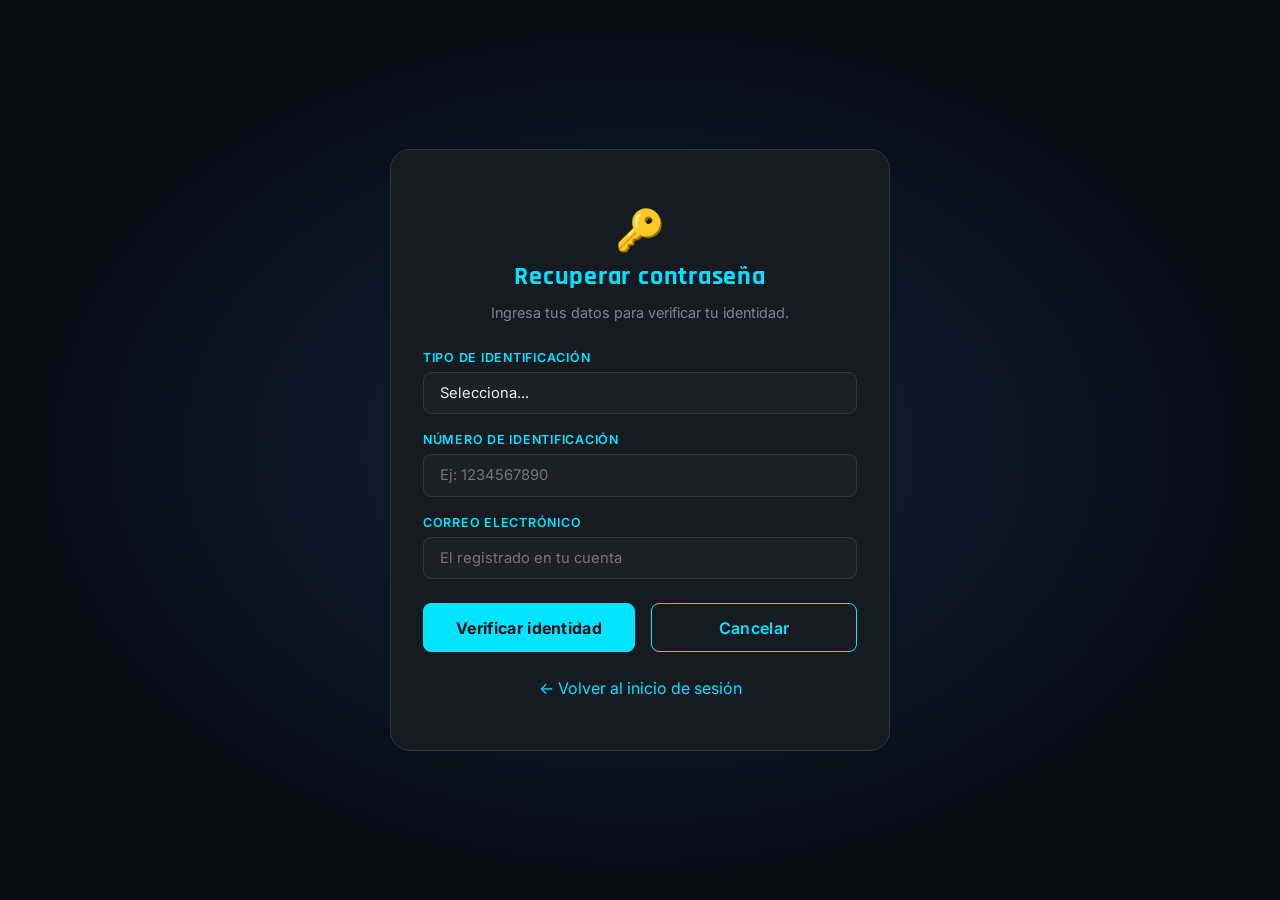
<file: html/recuperar.html>
<!DOCTYPE html>
<html lang="es">
<head>
  <meta charset="UTF-8" />
  <meta name="viewport" content="width=device-width, initial-scale=1.0" />
  <title>Banco Acme — Recuperar Contraseña</title>
  <link rel="stylesheet" href="../CSS/styles.css" />
  <link rel="icon" href="/IMG/5531960.png" />
</head>
<body>

<main class="pagina-auth">
  <div class="auth-contenedor" style="max-width:500px;">

    <!-- Solo panel derecho (formulario), sin panel decorativo en esta página -->
    <div class="auth-panel-der" style="width:100%;">

      <div style="text-align:center; margin-bottom:1.5rem;">
        <div style="font-size:2.5rem;">🔑</div>
        <h2>Recuperar contraseña</h2>
        <p class="text-muted mt-sm">Ingresa tus datos para verificar tu identidad.</p>
      </div>

      <acme-alert id="alertaRecuperar"></acme-alert>

      <!-- ═══ PASO 1: Verificar identidad ═══ -->
      <div id="paso1">
        <form id="formVerificar" novalidate>
          <div class="form-grupo">
            <label for="tipoId">Tipo de identificación</label>
            <select id="tipoId" class="form-input" required>
              <option value="">Selecciona...</option>
              <option value="CC">Cédula de Ciudadanía (CC)</option>
              <option value="CE">Cédula de Extranjería (CE)</option>
              <option value="TI">Tarjeta de Identidad (TI)</option>
              <option value="PA">Pasaporte (PA)</option>
            </select>
            <acme-campo-error id="errTipoId"></acme-campo-error>
          </div>

          <div class="form-grupo">
            <label for="numeroId">Número de identificación</label>
            <input type="text" id="numeroId" class="form-input" placeholder="Ej: 1234567890" maxlength="20" required />
            <acme-campo-error id="errNumeroId"></acme-campo-error>
          </div>

          <div class="form-grupo">
            <label for="correo">Correo electrónico</label>
            <input type="email" id="correo" class="form-input" placeholder="El registrado en tu cuenta" required />
            <acme-campo-error id="errCorreo"></acme-campo-error>
          </div>

          <div style="display:flex; gap:1rem; margin-top:1.5rem; flex-wrap:wrap;">
            <button type="submit" class="btn btn--primario btn--lg" style="flex:1;">
              Verificar identidad
            </button>
            <button type="button" class="btn btn--outline btn--lg" style="flex:1;" onclick="redirigirA('index.html')">
              Cancelar
            </button>
          </div>
        </form>
      </div>

      <!-- ═══ PASO 2: Asignar nueva contraseña (oculto inicialmente) ═══ -->
      <div id="paso2" class="hidden">
        <div style="text-align:center; margin-bottom:1.5rem;">
          <div style="font-size:2rem; margin-bottom:.5rem;">✅</div>
          <p><strong>Identidad verificada.</strong> Ahora asigna tu nueva contraseña.</p>
        </div>

        <form id="formNuevaPassword" novalidate>
          <div class="form-grupo">
            <label for="nuevaPassword">Nueva contraseña (mín. 6 caracteres)</label>
            <input type="password" id="nuevaPassword" class="form-input" placeholder="Tu nueva contraseña" required />
            <acme-campo-error id="errNuevaPassword"></acme-campo-error>
          </div>

          <div class="form-grupo">
            <label for="confirmarNuevaPassword">Confirmar nueva contraseña</label>
            <input type="password" id="confirmarNuevaPassword" class="form-input" placeholder="Repite la contraseña" required />
            <acme-campo-error id="errConfirmarNuevaPassword"></acme-campo-error>
          </div>

          <button type="submit" class="btn btn--primario btn--lg btn--full mt-md">
            Guardar nueva contraseña
          </button>
        </form>
      </div>

      <div class="text-center mt-lg">
        <a href="../index.html">← Volver al inicio de sesión</a>
      </div>

    </div>
  </div>
</main>

<script src="../JS/storage.js"></script>
<script src="../JS/utils.js"></script>
<script src="../JS/components.js"></script>

<script>
  // Variable que guardará el usuario encontrado (entre los dos pasos)
  // La declaramos fuera de las funciones para que ambas la puedan usar
  let usuarioEncontrado = null;

  const alerta = document.getElementById("alertaRecuperar");

  // ── PASO 1: Verificar identidad ───────────────────────────
  document.getElementById("formVerificar").addEventListener("submit", function (e) {
    e.preventDefault();

    const tipoId   = document.getElementById("tipoId").value;
    const numeroId = document.getElementById("numeroId").value;
    const correo   = document.getElementById("correo").value.toLowerCase().trim();

    // Limpiar errores anteriores
    ["errTipoId", "errNumeroId", "errCorreo"].forEach(id => {
      document.getElementById(id).ocultar();
    });

    let esValido = true;

    if (esCampoVacio(tipoId)) {
      document.getElementById("errTipoId").mostrar("Selecciona el tipo de identificación");
      esValido = false;
    }
    if (esCampoVacio(numeroId)) {
      document.getElementById("errNumeroId").mostrar("Ingresa tu número de identificación");
      esValido = false;
    }
    if (!esCorreoValido(correo)) {
      document.getElementById("errCorreo").mostrar("Ingresa un correo electrónico válido");
      esValido = false;
    }

    if (!esValido) return;

    // Buscar usuario que coincida con los 3 datos
    const usuario = buscarUsuarioPorId(tipoId, numeroId);

    // Verificamos que exista Y que el correo coincida
    if (!usuario || usuario.correo !== correo) {
      alerta.mostrar("Los datos ingresados no coinciden con ninguna cuenta registrada.", "error");
      return;
    }

    // ¡Verificado! Guardar referencia y pasar al paso 2
    usuarioEncontrado = usuario;

    // Ocultar paso 1, mostrar paso 2
    // classList.add/remove → agrega o quita clases CSS
    document.getElementById("paso1").classList.add("hidden");
    document.getElementById("paso2").classList.remove("hidden");
    alerta.mostrar("Identidad verificada correctamente.", "success");
  });

  // ── PASO 2: Asignar nueva contraseña ─────────────────────
  document.getElementById("formNuevaPassword").addEventListener("submit", function (e) {
    e.preventDefault();

    const nuevaPassword     = document.getElementById("nuevaPassword").value;
    const confirmarPassword = document.getElementById("confirmarNuevaPassword").value;

    document.getElementById("errNuevaPassword").ocultar();
    document.getElementById("errConfirmarNuevaPassword").ocultar();

    let esValido = true;

    if (!esPasswordValida(nuevaPassword)) {
      document.getElementById("errNuevaPassword").mostrar("La contraseña debe tener al menos 6 caracteres");
      esValido = false;
    }

    if (nuevaPassword !== confirmarPassword) {
      document.getElementById("errConfirmarNuevaPassword").mostrar("Las contraseñas no coinciden");
      esValido = false;
    }

    if (!esValido) return;

    // Actualizar la contraseña en localStorage
    // Pasamos el id del usuario y el objeto con los cambios
    actualizarUsuario(usuarioEncontrado.numeroId, { password: nuevaPassword });

    alerta.mostrar("¡Contraseña actualizada exitosamente! Redirigiendo...", "success");

    // Redirigir al login después de 2 segundos
    setTimeout(() => redirigirA("index.html"), 2000);
  });

  // Validación en tiempo real: confirmar contraseña
  document.getElementById("confirmarNuevaPassword").addEventListener("input", function () {
    const nueva = document.getElementById("nuevaPassword").value;
    if (this.value && this.value !== nueva) {
      document.getElementById("errConfirmarNuevaPassword").mostrar("Las contraseñas no coinciden");
    } else {
      document.getElementById("errConfirmarNuevaPassword").ocultar();
    }
  });
</script>

</body>
</html>
</file>
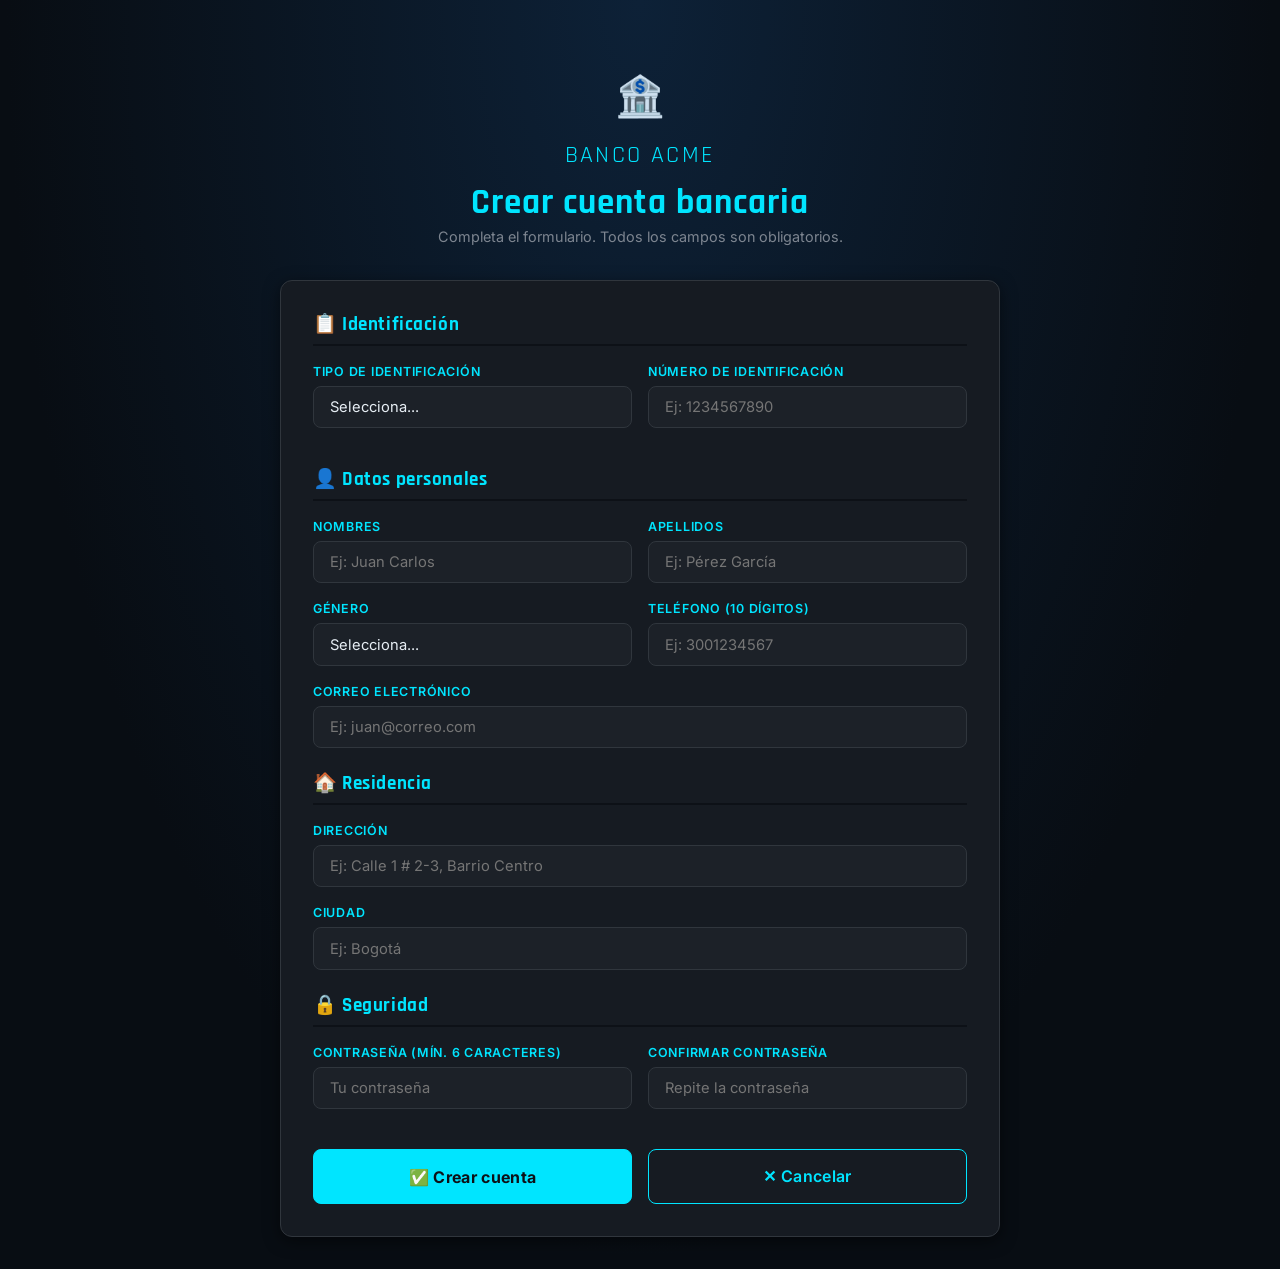
<file: html/registro.html>
<!DOCTYPE html>
<html lang="es">
<head>
  <meta charset="UTF-8" />
  <meta name="viewport" content="width=device-width, initial-scale=1.0" />
  <title>Banco Acme — Crear Cuenta</title>
  <link rel="stylesheet" href="../CSS/styles.css" />
  <link rel="icon" href="/IMG/5531960.png" />
</head>
<body>

<!-- ═══════════════════════════════════════════════════════════
     FORMULARIO DE REGISTRO
  ═══════════════════════════════════════════════════════════ -->
<div class="pagina-registro">
  <div class="registro-contenedor">

    <!-- Cabecera -->
    <div class="registro-header">
      <div class="auth-logo" style="font-size:2.5rem; margin-bottom:.5rem;">🏦</div>
      <div class="logo-texto">Banco Acme</div>
      <h1 style="margin-top:.5rem;">Crear cuenta bancaria</h1>
      <p class="text-muted">Completa el formulario. Todos los campos son obligatorios.</p>
    </div>

    <!-- Sección: formulario de registro (se oculta al completar) -->
    <div id="seccionFormulario">
      <div class="card">
        <acme-alert id="alertaRegistro"></acme-alert>

        <form id="formRegistro" novalidate>

          <!-- ── Identificación ── -->
          <h3 style="margin-bottom:1rem; border-bottom: 2px solid var(--color-fondo); padding-bottom:.5rem;">
            📋 Identificación
          </h3>
          <div class="form-grid">
            <div class="form-grupo">
              <label for="tipoId">Tipo de identificación</label>
              <select id="tipoId" class="form-input" required>
                <option value="">Selecciona...</option>
                <option value="CC">Cédula de Ciudadanía (CC)</option>
                <option value="CE">Cédula de Extranjería (CE)</option>
                <option value="TI">Tarjeta de Identidad (TI)</option>
                <option value="PA">Pasaporte (PA)</option>
              </select>
              <acme-campo-error id="errTipoId"></acme-campo-error>
            </div>
            <div class="form-grupo">
              <label for="numeroId">Número de identificación</label>
              <input type="text" id="numeroId" class="form-input" placeholder="Ej: 1234567890" maxlength="20" required />
              <acme-campo-error id="errNumeroId"></acme-campo-error>
            </div>
          </div>

          <!-- ── Datos personales ── -->
          <h3 style="margin: 1.5rem 0 1rem; border-bottom: 2px solid var(--color-fondo); padding-bottom:.5rem;">
            👤 Datos personales
          </h3>
          <div class="form-grid">
            <div class="form-grupo">
              <label for="nombres">Nombres</label>
              <input type="text" id="nombres" class="form-input" placeholder="Ej: Juan Carlos" required />
              <acme-campo-error id="errNombres"></acme-campo-error>
            </div>
            <div class="form-grupo">
              <label for="apellidos">Apellidos</label>
              <input type="text" id="apellidos" class="form-input" placeholder="Ej: Pérez García" required />
              <acme-campo-error id="errApellidos"></acme-campo-error>
            </div>
          </div>

          <div class="form-grid">
            <div class="form-grupo">
              <label for="genero">Género</label>
              <select id="genero" class="form-input" required>
                <option value="">Selecciona...</option>
                <option value="M">Masculino</option>
                <option value="F">Femenino</option>
                <option value="O">Otro / Prefiero no decir</option>
              </select>
              <acme-campo-error id="errGenero"></acme-campo-error>
            </div>
            <div class="form-grupo">
              <label for="telefono">Teléfono (10 dígitos)</label>
              <input type="tel" id="telefono" class="form-input" placeholder="Ej: 3001234567" maxlength="10" required />
              <acme-campo-error id="errTelefono"></acme-campo-error>
            </div>
          </div>

          <div class="form-grupo">
            <label for="correo">Correo electrónico</label>
            <input type="email" id="correo" class="form-input" placeholder="Ej: juan@correo.com" required />
            <acme-campo-error id="errCorreo"></acme-campo-error>
          </div>

          <!-- ── Residencia ── -->
          <h3 style="margin: 1.5rem 0 1rem; border-bottom: 2px solid var(--color-fondo); padding-bottom:.5rem;">
            🏠 Residencia
          </h3>
          <div class="form-grupo">
            <label for="direccion">Dirección</label>
            <input type="text" id="direccion" class="form-input" placeholder="Ej: Calle 1 # 2-3, Barrio Centro" required />
            <acme-campo-error id="errDireccion"></acme-campo-error>
          </div>
          <div class="form-grupo">
            <label for="ciudad">Ciudad</label>
            <input type="text" id="ciudad" class="form-input" placeholder="Ej: Bogotá" required />
            <acme-campo-error id="errCiudad"></acme-campo-error>
          </div>

          <!-- ── Seguridad ── -->
          <h3 style="margin: 1.5rem 0 1rem; border-bottom: 2px solid var(--color-fondo); padding-bottom:.5rem;">
            🔒 Seguridad
          </h3>
          <div class="form-grid">
            <div class="form-grupo">
              <label for="password">Contraseña (mín. 6 caracteres)</label>
              <input type="password" id="password" class="form-input" placeholder="Tu contraseña" required />
              <acme-campo-error id="errPassword"></acme-campo-error>
            </div>
            <div class="form-grupo">
              <label for="confirmarPassword">Confirmar contraseña</label>
              <input type="password" id="confirmarPassword" class="form-input" placeholder="Repite la contraseña" required />
              <acme-campo-error id="errConfirmarPassword"></acme-campo-error>
            </div>
          </div>

          <!-- Botones -->
          <div style="display:flex; gap:1rem; margin-top:1.5rem; flex-wrap:wrap;">
            <button type="submit" class="btn btn--primario btn--lg" style="flex:1;">
              ✅ Crear cuenta
            </button>
            <a type="button" class="btn btn--outline btn--lg" href="../index.html" style="flex:1;">
              ✕ Cancelar
            </a>
          </div>

        </form>
      </div><!-- .card -->
    </div><!-- #seccionFormulario -->

    <!-- ═══ Sección de RESUMEN — aparece tras registro exitoso ═══ -->
    <!-- Está oculta con la clase "hidden", JS la muestra cuando el registro es exitoso -->
    <div id="seccionResumen" class="hidden">
      <div class="card" style="text-align:center; max-width:480px; margin: 0 auto;">
        <div style="font-size:4rem; margin-bottom:1rem;">🎉</div>
        <h2>¡Cuenta creada exitosamente!</h2>
        <p class="text-muted mt-sm">Guarda tu número de cuenta, lo necesitarás para todas tus operaciones.</p>

        <div id="resumenCuenta" class="recibo mt-lg" style="text-align:left;"></div>

        <a href="../index.html" class="btn btn--primario btn--lg btn--full mt-lg">
          Ir al inicio de sesión
        </a>
      </div>
    </div>

  </div><!-- .registro-contenedor -->
</div><!-- .pagina-registro -->

<script src="../JS/storage.js"></script>
<script src="../JS/utils.js"></script>
<script src="../JS/components.js"></script>

<script>
  // ── Referencias al DOM ────────────────────────────────────
  const form    = document.getElementById("formRegistro");
  const alerta  = document.getElementById("alertaRegistro");

  // Campos de entrada
  const campos = {
    tipoId:            document.getElementById("tipoId"),
    numeroId:          document.getElementById("numeroId"),
    nombres:           document.getElementById("nombres"),
    apellidos:         document.getElementById("apellidos"),
    genero:            document.getElementById("genero"),
    telefono:          document.getElementById("telefono"),
    correo:            document.getElementById("correo"),
    direccion:         document.getElementById("direccion"),
    ciudad:            document.getElementById("ciudad"),
    password:          document.getElementById("password"),
    confirmarPassword: document.getElementById("confirmarPassword"),
  };

  // Componentes de error
  const errores = {
    tipoId:            document.getElementById("errTipoId"),
    numeroId:          document.getElementById("errNumeroId"),
    nombres:           document.getElementById("errNombres"),
    apellidos:         document.getElementById("errApellidos"),
    genero:            document.getElementById("errGenero"),
    telefono:          document.getElementById("errTelefono"),
    correo:            document.getElementById("errCorreo"),
    direccion:         document.getElementById("errDireccion"),
    ciudad:            document.getElementById("errCiudad"),
    password:          document.getElementById("errPassword"),
    confirmarPassword: document.getElementById("errConfirmarPassword"),
  };

  // ── Limpiar todos los errores ─────────────────────────────
  function limpiarErrores() {
    // Object.values() → devuelve un array con todos los valores del objeto
    Object.values(errores).forEach(err => err.ocultar());
    Object.values(campos).forEach(campo => campo.classList.remove("form-input--error", "form-input--exito"));
  }

  // Marca un campo como error
  function marcarError(nombreCampo, mensaje) {
    errores[nombreCampo].mostrar(mensaje);
    campos[nombreCampo].classList.add("form-input--error");
    campos[nombreCampo].classList.remove("form-input--exito");
    return false;  // para poder hacer: return marcarError(...)
  }

  // ── Validación completa ───────────────────────────────────
  function validarTodo() {
    limpiarErrores();
    let esValido = true;

    // Validar campos simples (no pueden estar vacíos)
    const camposRequeridos = ["tipoId","nombres","apellidos","genero","direccion","ciudad"];
    camposRequeridos.forEach(nombre => {
      if (esCampoVacio(campos[nombre].value)) {
        marcarError(nombre, "Este campo es obligatorio");
        esValido = false;
      }
    });

    // Número de ID: solo números, no vacío
    if (esCampoVacio(campos.numeroId.value)) {
      marcarError("numeroId", "Ingresa tu número de identificación");
      esValido = false;
    } else if (!esSoloNumeros(campos.numeroId.value)) {
      marcarError("numeroId", "Solo se permiten números");
      esValido = false;
    }

    // Teléfono: exactamente 10 dígitos
    if (!esTelefonoValido(campos.telefono.value)) {
      marcarError("telefono", "El teléfono debe tener exactamente 10 dígitos");
      esValido = false;
    }

    // Correo: formato válido
    if (!esCorreoValido(campos.correo.value)) {
      marcarError("correo", "Ingresa un correo electrónico válido");
      esValido = false;
    }

    // Contraseña: mínimo 6 caracteres
    if (!esPasswordValida(campos.password.value)) {
      marcarError("password", "La contraseña debe tener al menos 6 caracteres");
      esValido = false;
    }

    // Confirmar contraseña: deben coincidir
    if (campos.confirmarPassword.value !== campos.password.value) {
      marcarError("confirmarPassword", "Las contraseñas no coinciden");
      esValido = false;
    }

    // ¿Ya existe el usuario? (mismo tipo + número)
    if (campos.tipoId.value && campos.numeroId.value) {
      const existente = buscarUsuarioPorId(campos.tipoId.value, campos.numeroId.value);
      if (existente) {
        marcarError("numeroId", "Ya existe una cuenta con este número de identificación");
        esValido = false;
      }
    }

    return esValido;
  }

  // ── Envío del formulario ──────────────────────────────────
  form.addEventListener("submit", function (evento) {
    evento.preventDefault();

    if (!validarTodo()) {
      alerta.mostrar("Por favor corrige los errores antes de continuar.", "error");
      // Hacer scroll hacia arriba para ver los errores
      window.scrollTo({ top: 0, behavior: "smooth" });
      return;
    }

    // Registrar usuario en localStorage
    const nuevoUsuario = registrarUsuario({
      tipoId:    campos.tipoId.value,
      numeroId:  campos.numeroId.value,
      nombres:   capitalizarNombre(campos.nombres.value),
      apellidos: capitalizarNombre(campos.apellidos.value),
      genero:    campos.genero.value,
      telefono:  campos.telefono.value,
      correo:    campos.correo.value.toLowerCase(),
      direccion: campos.direccion.value,
      ciudad:    capitalizarNombre(campos.ciudad.value),
      password:  campos.password.value,
    });

    // Mostrar resumen de la cuenta creada
    mostrarResumen(nuevoUsuario);
  });

  // ── Mostrar resumen tras registro ─────────────────────────
  function mostrarResumen(usuario) {
    // Ocultar el formulario y mostrar el resumen
    document.getElementById("seccionFormulario").classList.add("hidden");
    document.getElementById("seccionResumen").classList.remove("hidden");

    // Llenar el recibo con los datos
    document.getElementById("resumenCuenta").innerHTML = `
      <div class="recibo__titulo">
        <strong>🏦 Banco Acme — Confirmación de Cuenta</strong>
      </div>
      <div class="recibo__fila">
        <span class="recibo__label">Titular</span>
        <span class="recibo__valor">${usuario.nombres} ${usuario.apellidos}</span>
      </div>
      <div class="recibo__fila">
        <span class="recibo__label">Número de cuenta</span>
        <span class="recibo__valor" style="color: var(--color-primario-claro); font-size:1.1rem;">
          ${usuario.numeroCuenta}
        </span>
      </div>
      <div class="recibo__fila">
        <span class="recibo__label">Identificación</span>
        <span class="recibo__valor">${usuario.tipoId} ${usuario.numeroId}</span>
      </div>
      <div class="recibo__fila">
        <span class="recibo__label">Saldo inicial</span>
        <span class="recibo__valor">${formatearMoneda(usuario.saldo)}</span>
      </div>
      <div class="recibo__fila">
        <span class="recibo__label">Fecha de creación</span>
        <span class="recibo__valor">${formatearFecha(usuario.fechaCreacion)}</span>
      </div>
    `;

    // Scroll al inicio para ver el resumen
    window.scrollTo({ top: 0, behavior: "smooth" });
  }

  // ── Validación en tiempo real ─────────────────────────────
  // Para el correo: valida al salir del campo (evento blur)
  campos.correo.addEventListener("blur", function () {
    if (this.value && !esCorreoValido(this.value)) {
      marcarError("correo", "Formato de correo inválido");
    } else if (this.value) {
      errores.correo.ocultar();
      this.classList.remove("form-input--error");
      this.classList.add("form-input--exito");
    }
  });

  // Para el teléfono: solo permite ingresar números
  campos.telefono.addEventListener("input", function () {
    // Reemplaza cualquier caracter que NO sea dígito con vacío
    this.value = this.value.replace(/\D/g, "");
  });

  // Confirmar contraseña: valida en tiempo real mientras escribe
  campos.confirmarPassword.addEventListener("input", function () {
    if (this.value && this.value !== campos.password.value) {
      marcarError("confirmarPassword", "Las contraseñas no coinciden");
    } else if (this.value) {
      errores.confirmarPassword.ocultar();
      this.classList.remove("form-input--error");
      this.classList.add("form-input--exito");
    }
  });
</script>

</body>
</html>
</file>
<file: CSS/styles.css>
/* ============================================================
   styles.css — Banco Acme (Rediseño Oscuro)
   ============================================================ */

@import url('https://fonts.googleapis.com/css2?family=Rajdhani:wght@400;500;600;700&family=Inter:wght@300;400;500;600;700&display=swap');

/* ── 1. Variables ──────────────────────────────────────────── */
:root {
  /* Paleta oscura */
  --bg-base:        #0d1117;
  --bg-card:        #161b22;
  --bg-card-hover:  #1c2128;
  --bg-sidebar:     #13181f;
  --bg-input:       #1c2128;

  /* Acentos */
  --color-cyan:     #00e5ff;
  --color-cyan-dim: #00b4cc;
  --color-verde:    #00ff88;
  --color-verde-dim:#00cc6a;
  --color-acento:   #00e5ff;

  /* Compatibilidad con código existente */
  --color-primario:       #00e5ff;
  --color-primario-claro: #00b4cc;
  --color-fondo:          #0d1117;
  --color-fondo-card:     #161b22;
  --color-texto:          #e6edf3;
  --color-texto-suave:    #7d8590;
  --color-borde:          #30363d;
  --color-exito:          #00ff88;
  --color-exito-fondo:    rgba(0,255,136,0.1);
  --color-error:          #ff4757;
  --color-error-fondo:    rgba(255,71,87,0.1);
  --color-info:           #00e5ff;
  --color-info-fondo:     rgba(0,229,255,0.1);
  --color-acento-hover:   #00b4cc;

  /* Espaciados */
  --espacio-xs:  0.25rem;
  --espacio-sm:  0.5rem;
  --espacio-md:  1rem;
  --espacio-lg:  1.5rem;
  --espacio-xl:  2rem;
  --espacio-2xl: 3rem;

  /* Bordes */
  --radio-sm:  4px;
  --radio-md:  8px;
  --radio-lg:  12px;
  --radio-xl:  20px;

  /* Sombras */
  --sombra-sm: 0 1px 3px rgba(0,0,0,0.4);
  --sombra-md: 0 4px 16px rgba(0,0,0,0.5);
  --sombra-lg: 0 8px 32px rgba(0,0,0,0.6);
  --sombra-cyan: 0 0 20px rgba(0,229,255,0.3);

  /* Sidebar */
  --sidebar-collapsed: 70px;
  --sidebar-expanded:  220px;
  --transicion: 0.25s ease;
}

/* ── Reset ─────────────────────────────────────────────────── */
*, *::before, *::after { box-sizing: border-box; margin: 0; padding: 0; }
html { scroll-behavior: smooth; }

body {
  font-family: 'Inter', sans-serif;
  background-color: var(--bg-base);
  color: var(--color-texto);
  font-size: 16px;
  line-height: 1.6;
  min-height: 100vh;
}

/* ── Tipografía ────────────────────────────────────────────── */
h1, h2, h3 {
  font-family: 'Rajdhani', sans-serif;
  color: var(--color-cyan);
  line-height: 1.2;
  letter-spacing: 0.03em;
}
h1 { font-size: clamp(1.5rem, 4vw, 2.2rem); }
h2 { font-size: clamp(1.2rem, 3vw, 1.6rem); }
h3 { font-size: clamp(1rem, 2.5vw, 1.2rem); }

a {
  color: var(--color-cyan);
  text-decoration: none;
  transition: color var(--transicion);
}
a:hover { color: var(--color-verde); }

/* ── Utilidades ────────────────────────────────────────────── */
.hidden { display: none !important; }
.text-center { text-align: center; }
.text-muted { color: var(--color-texto-suave); font-size: 0.9rem; }
.mt-sm { margin-top: var(--espacio-sm); }
.mt-md { margin-top: var(--espacio-md); }
.mt-lg { margin-top: var(--espacio-lg); }
.mb-md { margin-bottom: var(--espacio-md); }

/* ── Botones ───────────────────────────────────────────────── */
.btn {
  display: inline-flex;
  align-items: center;
  justify-content: center;
  gap: var(--espacio-sm);
  padding: 0.65rem 1.4rem;
  border: 1px solid transparent;
  border-radius: var(--radio-md);
  font-family: 'Inter', sans-serif;
  font-size: 0.9rem;
  font-weight: 600;
  cursor: pointer;
  transition: all var(--transicion);
  text-decoration: none;
  white-space: nowrap;
  letter-spacing: 0.02em;
}
.btn:disabled { opacity: 0.4; cursor: not-allowed; }

.btn--primario {
  background: var(--color-cyan);
  color: #0d1117;
  border-color: var(--color-cyan);
  font-weight: 700;
}
.btn--primario:hover:not(:disabled) {
  background: var(--color-cyan-dim);
  box-shadow: var(--sombra-cyan);
  transform: translateY(-1px);
}

.btn--acento {
  background: var(--color-verde);
  color: #0d1117;
  border-color: var(--color-verde);
  font-weight: 700;
}
.btn--acento:hover:not(:disabled) {
  background: var(--color-verde-dim);
  transform: translateY(-1px);
}

.btn--outline {
  background: transparent;
  color: var(--color-cyan);
  border-color: var(--color-cyan);
}
.btn--outline:hover:not(:disabled) {
  background: rgba(0,229,255,0.1);
}

.btn--ghost {
  background: transparent;
  color: var(--color-texto-suave);
  border-color: var(--color-borde);
}
.btn--ghost:hover:not(:disabled) {
  background: var(--bg-card-hover);
  color: var(--color-texto);
}

.btn--peligro {
  background: var(--color-error);
  color: #fff;
  border-color: var(--color-error);
}

.btn--sm  { padding: 0.4rem 0.9rem; font-size: 0.82rem; }
.btn--lg  { padding: 0.85rem 2rem; font-size: 1rem; }
.btn--full { width: 100%; }

/* ── Formularios ───────────────────────────────────────────── */
.form-grupo { margin-bottom: var(--espacio-md); }

.form-grupo label {
  display: block;
  font-size: 0.78rem;
  font-weight: 600;
  color: var(--color-cyan);
  margin-bottom: var(--espacio-xs);
  text-transform: uppercase;
  letter-spacing: 0.06em;
}

.form-input {
  width: 100%;
  padding: 0.7rem 1rem;
  border: 1px solid var(--color-borde);
  border-radius: var(--radio-md);
  font-family: 'Inter', sans-serif;
  font-size: 0.92rem;
  color: var(--color-texto);
  background: var(--bg-input);
  transition: border-color var(--transicion), box-shadow var(--transicion);
  appearance: none;
}
.form-input:focus {
  outline: none;
  border-color: var(--color-cyan);
  box-shadow: 0 0 0 3px rgba(0,229,255,0.15);
}
.form-input--error { border-color: var(--color-error); }
.form-input--error:focus { box-shadow: 0 0 0 3px rgba(255,71,87,0.15); }
.form-input--exito { border-color: var(--color-verde); }

/* Opciones del select también oscuras */
.form-input option { background: var(--bg-card); color: var(--color-texto); }

.form-grid {
  display: grid;
  grid-template-columns: 1fr 1fr;
  gap: var(--espacio-md);
}
@media (max-width: 600px) { .form-grid { grid-template-columns: 1fr; } }

.campo-error {
  display: block;
  color: var(--color-error);
  font-size: 0.78rem;
  margin-top: var(--espacio-xs);
}

/* ── Cards ─────────────────────────────────────────────────── */
.card {
  background: var(--bg-card);
  border-radius: var(--radio-lg);
  border: 1px solid var(--color-borde);
  box-shadow: var(--sombra-md);
  padding: var(--espacio-xl);
}

.card--primario {
  background: linear-gradient(135deg, #0d2137 0%, #0a1929 100%);
  border-color: rgba(0,229,255,0.3);
  box-shadow: 0 0 20px rgba(0,229,255,0.1);
}
.card--primario h2,
.card--primario h3,
.card--primario p { color: #fff; }

.card__titulo {
  font-size: 0.7rem;
  text-transform: uppercase;
  letter-spacing: 0.1em;
  color: var(--color-cyan);
  opacity: 0.8;
  margin-bottom: var(--espacio-xs);
}
.card__valor {
  font-size: 1.8rem;
  font-weight: 700;
  color: #fff;
  font-family: 'Rajdhani', sans-serif;
  letter-spacing: 0.02em;
}

/* ── Alertas ───────────────────────────────────────────────── */
.acme-alert {
  padding: 0.85rem 1.2rem;
  border-radius: var(--radio-md);
  font-size: 0.88rem;
  font-weight: 600;
  border-left: 3px solid transparent;
  margin-bottom: var(--espacio-md);
}
.acme-alert--success {
  background: var(--color-exito-fondo);
  color: var(--color-verde);
  border-left-color: var(--color-verde);
}
.acme-alert--error {
  background: var(--color-error-fondo);
  color: var(--color-error);
  border-left-color: var(--color-error);
}
.acme-alert--info {
  background: var(--color-info-fondo);
  color: var(--color-cyan);
  border-left-color: var(--color-cyan);
}

/* ── Loader ────────────────────────────────────────────────── */
.acme-loader {
  display: flex;
  align-items: center;
  gap: var(--espacio-sm);
  padding: var(--espacio-md);
  color: var(--color-texto-suave);
  font-size: 0.9rem;
}
.acme-loader__spinner {
  width: 20px; height: 20px;
  border: 2px solid var(--color-borde);
  border-top-color: var(--color-cyan);
  border-radius: 50%;
  animation: girar 0.7s linear infinite;
}
@keyframes girar { to { transform: rotate(360deg); } }

/* ── Modal ─────────────────────────────────────────────────── */
.acme-modal {
  position: fixed; inset: 0;
  z-index: 1000;
  display: flex;
  align-items: center;
  justify-content: center;
  padding: var(--espacio-md);
}
.acme-modal__backdrop {
  position: absolute; inset: 0;
  background: rgba(0,0,0,0.8);
  backdrop-filter: blur(6px);
}
.acme-modal__box {
  position: relative;
  background: var(--bg-card);
  border: 1px solid var(--color-borde);
  border-radius: var(--radio-xl);
  box-shadow: var(--sombra-lg);
  padding: var(--espacio-xl);
  width: 100%;
  max-width: 540px;
  max-height: 90vh;
  overflow-y: auto;
  animation: aparecerModal 0.25s ease;
}
@keyframes aparecerModal {
  from { transform: scale(0.92); opacity: 0; }
  to   { transform: scale(1); opacity: 1; }
}
.acme-modal__cerrar {
  position: absolute; top: 1rem; right: 1rem;
  background: var(--bg-card-hover);
  border: 1px solid var(--color-borde);
  border-radius: 50%;
  width: 32px; height: 32px;
  font-size: 1.2rem;
  cursor: pointer;
  display: flex; align-items: center; justify-content: center;
  color: var(--color-texto-suave);
  transition: all var(--transicion);
}
.acme-modal__cerrar:hover { border-color: var(--color-cyan); color: var(--color-cyan); }

/* ── Tablas ────────────────────────────────────────────────── */
.tabla-container { overflow-x: auto; }
.tabla { width: 100%; border-collapse: collapse; font-size: 0.88rem; }
.tabla th {
  background: rgba(0,229,255,0.08);
  color: var(--color-cyan);
  padding: 0.75rem 1rem;
  text-align: left;
  font-size: 0.72rem;
  text-transform: uppercase;
  letter-spacing: 0.08em;
  border-bottom: 1px solid var(--color-borde);
}
.tabla td {
  padding: 0.75rem 1rem;
  border-bottom: 1px solid rgba(48,54,61,0.5);
  color: var(--color-texto);
}
.tabla tr:last-child td { border-bottom: none; }
.tabla tr:hover td { background: var(--bg-card-hover); }

.badge {
  display: inline-block;
  padding: 0.2rem 0.7rem;
  border-radius: 20px;
  font-size: 0.72rem;
  font-weight: 700;
  text-transform: uppercase;
  letter-spacing: 0.05em;
}
.badge--consignacion { background: rgba(0,255,136,0.15); color: var(--color-verde); }
.badge--retiro       { background: rgba(255,71,87,0.15); color: var(--color-error); }
.badge--pago         { background: rgba(255,193,7,0.15); color: #ffc107; }

/* ══════════════════════════════════════════════════════════════
   LOGIN — Círculo de puntos animado
══════════════════════════════════════════════════════════════ */
.pagina-auth {
  min-height: 100vh;
  display: flex;
  align-items: center;
  justify-content: center;
  background: radial-gradient(ellipse at center, #0d2137 0%, #080d13 70%);
  padding: var(--espacio-lg);
  overflow: hidden;
}

/* Contenedor del círculo animado */
.login-circulo {
  position: relative;
  width: 440px;
  height: 440px;
  display: flex;
  align-items: center;
  justify-content: center;
}

/* Los puntos del círculo — generados con nth-child en el HTML */
.login-circulo__punto {
  position: absolute;
  width: 6px;
  height: 6px;
  background: var(--color-cyan);
  border-radius: 50%;
  box-shadow: 0 0 6px var(--color-cyan);
  /* Cada punto se posiciona con transform rotate + translateY desde JS/HTML */
}

/* Caja del formulario dentro del círculo */
.login-box {
  position: relative;
  z-index: 2;
  width: 300px;
  text-align: center;
}

.login-box h2 {
  font-family: 'Rajdhani', sans-serif;
  font-size: 2rem;
  font-weight: 700;
  color: #fff;
  margin-bottom: var(--espacio-lg);
  letter-spacing: 0.1em;
  text-transform: uppercase;
}

/* Inputs del login con estilo especial */
.login-input-wrap {
  position: relative;
  margin-bottom: var(--espacio-md);
  text-align: left;
}

.login-input-wrap label {
  display: block;
  font-size: 0.72rem;
  color: var(--color-cyan);
  text-transform: uppercase;
  letter-spacing: 0.08em;
  margin-bottom: 4px;
}

.login-input-wrap .form-input {
  background: rgba(255,255,255,0.05);
  border: 1px solid rgba(0,229,255,0.3);
  color: #fff;
  border-radius: 6px;
}
.login-input-wrap .form-input:focus {
  border-color: var(--color-cyan);
  background: rgba(0,229,255,0.05);
  box-shadow: 0 0 10px rgba(0,229,255,0.2);
}
.login-input-wrap .form-input option { background: #161b22; }

.login-btn {
  width: 100%;
  padding: 0.8rem;
  background: var(--color-cyan);
  color: #0d1117;
  border: none;
  border-radius: 6px;
  font-family: 'Rajdhani', sans-serif;
  font-size: 1.1rem;
  font-weight: 700;
  letter-spacing: 0.08em;
  cursor: pointer;
  margin-top: var(--espacio-sm);
  transition: all var(--transicion);
  text-transform: uppercase;
}
.login-btn:hover {
  background: #fff;
  box-shadow: 0 0 20px rgba(0,229,255,0.5);
  transform: translateY(-2px);
}

.login-links {
  display: flex;
  justify-content: space-between;
  margin-top: var(--espacio-md);
  font-size: 0.82rem;
}
.login-links a {
  color: rgba(255,255,255,0.6);
  transition: color var(--transicion);
}
.login-links a:hover { color: var(--color-cyan); }

/* ── Header ────────────────────────────────────────────────── */
.acme-header {
  background: var(--bg-sidebar);
  border-bottom: 1px solid var(--color-borde);
  color: #fff;
  padding: 0 var(--espacio-xl);
  height: 60px;
  display: flex;
  align-items: center;
  justify-content: space-between;
  position: sticky;
  top: 0;
  z-index: 200;
}
.acme-header__marca {
  display: flex;
  align-items: center;
  gap: var(--espacio-sm);
}
.acme-header__logo { font-size: 1.5rem; }
.acme-header__nombre {
  font-family: 'Rajdhani', sans-serif;
  font-size: 1.3rem;
  font-weight: 700;
  color: var(--color-cyan);
  letter-spacing: 0.05em;
}
.acme-header__bienvenida {
  font-size: 0.85rem;
  color: var(--color-texto-suave);
}
.acme-header__bienvenida strong { color: var(--color-texto); }

/* ══════════════════════════════════════════════════════════════
   SIDEBAR — Colapsable con hover
══════════════════════════════════════════════════════════════ */
.dashboard-layout {
  display: flex;
  min-height: calc(100vh - 60px);
}

.sidebar {
  width: var(--sidebar-collapsed);
  background: var(--bg-sidebar);
  border-right: 1px solid var(--color-borde);
  padding: var(--espacio-md) 0;
  flex-shrink: 0;
  display: flex;
  flex-direction: column;
  transition: width 0.3s cubic-bezier(0.4, 0, 0.2, 1);
  overflow: hidden;
  position: relative;
  z-index: 100;
}

/* Al hacer hover sobre el sidebar, se expande */
.sidebar:hover {
  width: var(--sidebar-expanded);
}

.sidebar__item {
  display: flex;
  align-items: center;
  gap: var(--espacio-md);
  padding: 0.8rem var(--espacio-md);
  cursor: pointer;
  color: var(--color-texto-suave);
  border: none;
  background: none;
  width: 100%;
  text-align: left;
  font-family: 'Inter', sans-serif;
  font-size: 0.88rem;
  font-weight: 500;
  transition: all var(--transicion);
  white-space: nowrap;
  border-left: 3px solid transparent;
  min-height: 48px;
}

.sidebar__item:hover {
  background: var(--bg-card-hover);
  color: var(--color-texto);
  border-left-color: var(--color-cyan);
}

.sidebar__item--activo {
  background: rgba(0,229,255,0.08);
  color: var(--color-cyan);
  border-left-color: var(--color-cyan);
}

.sidebar__item--peligro {
  color: rgba(255,71,87,0.7);
  margin-top: auto;
}
.sidebar__item--peligro:hover {
  background: rgba(255,71,87,0.1);
  color: var(--color-error);
  border-left-color: var(--color-error);
}

/* Icono — tamaño fijo para que no se mueva al expandir */
.sidebar__icono {
  font-size: 1.2rem;
  width: 38px;           /* ancho fijo = sidebar colapsado - padding */
  min-width: 38px;
  text-align: center;
  flex-shrink: 0;
}

/* Texto — oculto cuando está colapsado, visible al expandir */
.sidebar__texto {
  opacity: 0;
  transition: opacity 0.2s ease 0s;
  font-size: 0.88rem;
  white-space: nowrap;
}

.sidebar:hover .sidebar__texto {
  opacity: 1;
  transition: opacity 0.2s ease 0.1s; /* pequeño delay para que no parpadee */
}

.sidebar__separador {
  height: 1px;
  background: var(--color-borde);
  margin: var(--espacio-sm) var(--espacio-md);
}

/* ── Dashboard main ────────────────────────────────────────── */
.dashboard-main {
  flex: 1;
  padding: var(--espacio-xl);
  overflow-y: auto;
  min-width: 0;
  background: var(--bg-base);
}

.resumen-grid {
  display: grid;
  grid-template-columns: repeat(auto-fit, minmax(200px, 1fr));
  gap: var(--espacio-lg);
  margin-bottom: var(--espacio-xl);
}

.seccion { display: none; animation: fadeIn 0.3s ease; }
.seccion--activa { display: block; }
@keyframes fadeIn {
  from { opacity: 0; transform: translateY(8px); }
  to   { opacity: 1; transform: translateY(0); }
}

/* ── Recibo ────────────────────────────────────────────────── */
.recibo {
  background: var(--bg-card);
  border: 1px solid var(--color-borde);
  border-radius: var(--radio-lg);
  padding: var(--espacio-xl);
  max-width: 480px;
}
.recibo__fila {
  display: flex;
  justify-content: space-between;
  align-items: center;
  padding: 0.6rem 0;
  border-bottom: 1px solid rgba(48,54,61,0.5);
  font-size: 0.88rem;
}
.recibo__fila:last-child { border-bottom: none; }
.recibo__label { color: var(--color-texto-suave); }
.recibo__valor { font-weight: 700; color: var(--color-texto); }
.recibo__titulo {
  text-align: center;
  padding-bottom: var(--espacio-md);
  border-bottom: 1px solid var(--color-cyan);
  margin-bottom: var(--espacio-md);
  color: var(--color-cyan);
}

/* ── Certificado ───────────────────────────────────────────── */
.certificado {
  max-width: 680px;
  background: #fff;
  color: #1a1a1a;
  border: 1px solid #ccc;
  padding: var(--espacio-2xl);
  font-family: 'Inter', sans-serif;
  line-height: 1.8;
  border-radius: var(--radio-lg);
}
.certificado__membrete {
  display: flex;
  align-items: center;
  justify-content: space-between;
  border-bottom: 3px double #1a3a5c;
  padding-bottom: var(--espacio-md);
  margin-bottom: var(--espacio-xl);
}
.certificado__cuerpo { text-align: justify; color: #333; }
.certificado__firma {
  margin-top: var(--espacio-2xl);
  border-top: 1px solid #333;
  padding-top: var(--espacio-sm);
  width: 220px;
  text-align: center;
  font-size: 0.85rem;
  color: #333;
}

/* ── Páginas de auth (registro, recuperar) ─────────────────── */
.pagina-auth-simple {
  min-height: 100vh;
  background: radial-gradient(ellipse at top, #0d2137 0%, #080d13 70%);
  padding: var(--espacio-xl) var(--espacio-md);
  display: flex;
  align-items: flex-start;
  justify-content: center;
}

.pagina-registro {
  min-height: 100vh;
  background: radial-gradient(ellipse at top, #0d2137 0%, #080d13 70%);
  padding: var(--espacio-xl) var(--espacio-md);
}

.registro-contenedor { max-width: 720px; margin: 0 auto; }

.registro-header {
  text-align: center;
  padding: var(--espacio-xl) 0;
}
.registro-header .logo-texto {
  font-family: 'Rajdhani', sans-serif;
  font-size: 1.5rem;
  color: var(--color-cyan);
  letter-spacing: 0.1em;
  text-transform: uppercase;
}

/* Contenedor auth simple (recuperar) */
.auth-contenedor-simple {
  width: 100%;
  max-width: 480px;
  margin-top: var(--espacio-xl);
}

/* Compatibilidad con clases del auth viejo que aún usan registro/recuperar */
.pagina-auth .auth-contenedor { 
  display: flex; 
  width: 100%;
  max-width: 500px;
}
.auth-panel-der {
  background: var(--bg-card);
  border: 1px solid var(--color-borde);
  border-radius: var(--radio-xl);
  padding: var(--espacio-2xl) var(--espacio-xl);
  flex: 1;
  display: flex;
  flex-direction: column;
  justify-content: center;
}
.auth-panel-izq { display: none; }
.auth-links {
  display: flex;
  justify-content: space-between;
  flex-wrap: wrap;
  gap: var(--espacio-sm);
  margin-top: var(--espacio-lg);
  font-size: 0.85rem;
}

/* ── Responsive ────────────────────────────────────────────── */
@media (max-width: 768px) {
  .login-circulo { width: 340px; height: 340px; }
  .login-box { width: 240px; }

  .dashboard-layout { flex-direction: column; }
  .sidebar {
    width: 100% !important;
    flex-direction: row;
    overflow-x: auto;
    padding: 0;
    order: 2;
    position: sticky;
    bottom: 0;
    z-index: 50;
    border-right: none;
    border-top: 1px solid var(--color-borde);
    height: 60px;
  }
  .sidebar:hover { width: 100% !important; }
  .sidebar__item {
    flex-direction: column;
    gap: 2px;
    padding: 0.5rem 0.8rem;
    font-size: 0.65rem;
    border-left: none;
    border-top: 2px solid transparent;
    white-space: nowrap;
    flex-shrink: 0;
    min-height: unset;
    justify-content: center;
  }
  .sidebar__item:hover,
  .sidebar__item--activo {
    border-left: none;
    border-top-color: var(--color-cyan);
  }
  .sidebar__item--peligro { margin-top: 0; }
  .sidebar__separador { display: none; }
  .sidebar__icono { width: auto; min-width: auto; font-size: 1.2rem; }
  .sidebar__texto { opacity: 1; font-size: 0.65rem; }
  .dashboard-main { padding: var(--espacio-md); order: 1; }
}

@media (max-width: 480px) {
  .dashboard-main { padding: var(--espacio-sm); }
  .card { padding: var(--espacio-lg); }
  .acme-header { padding: 0 var(--espacio-md); }
}

/* ── Impresión ─────────────────────────────────────────────── */
@media print {
  body { background: #fff; color: #000; }
  .sidebar, .acme-header, .no-print, .btn { display: none !important; }
  .seccion { display: block !important; }
  .card { box-shadow: none; border: 1px solid #ccc; background: #fff; }
  h1, h2, h3 { color: #1a3a5c; }
}
</file>
